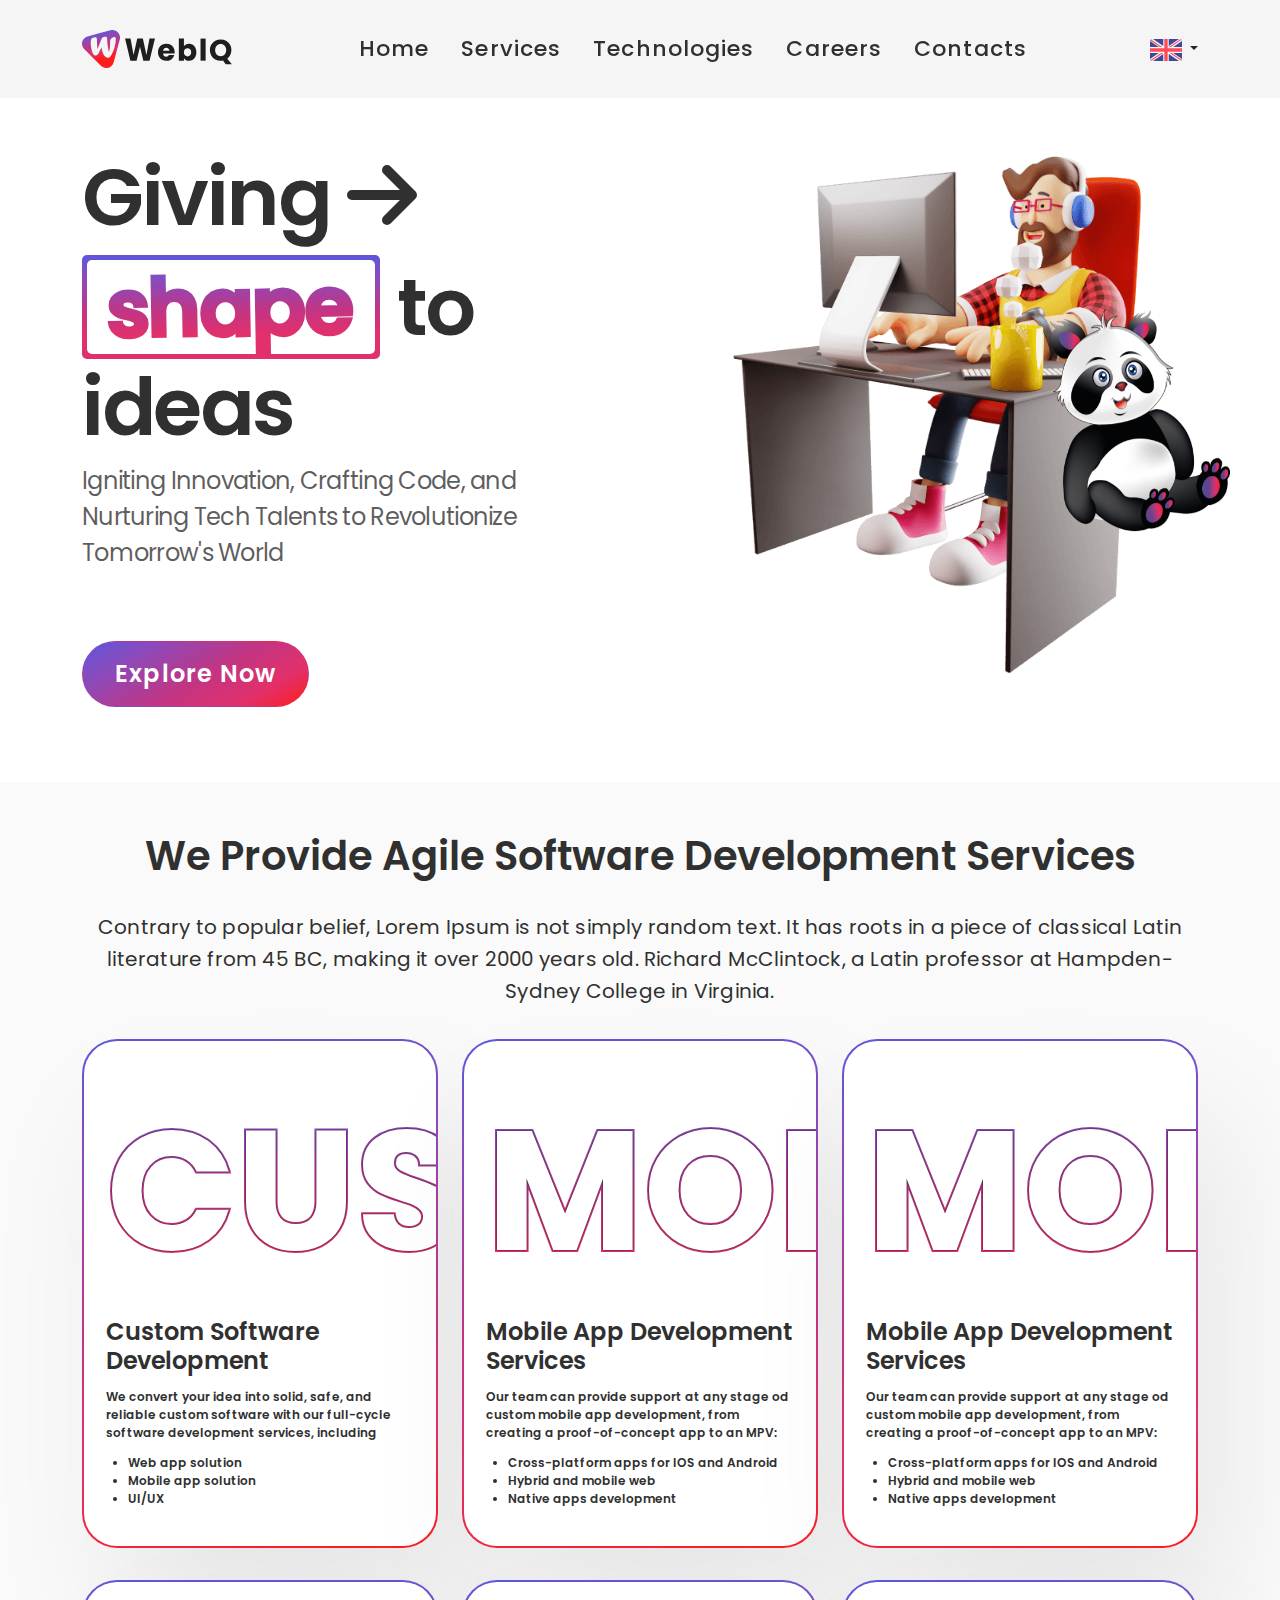
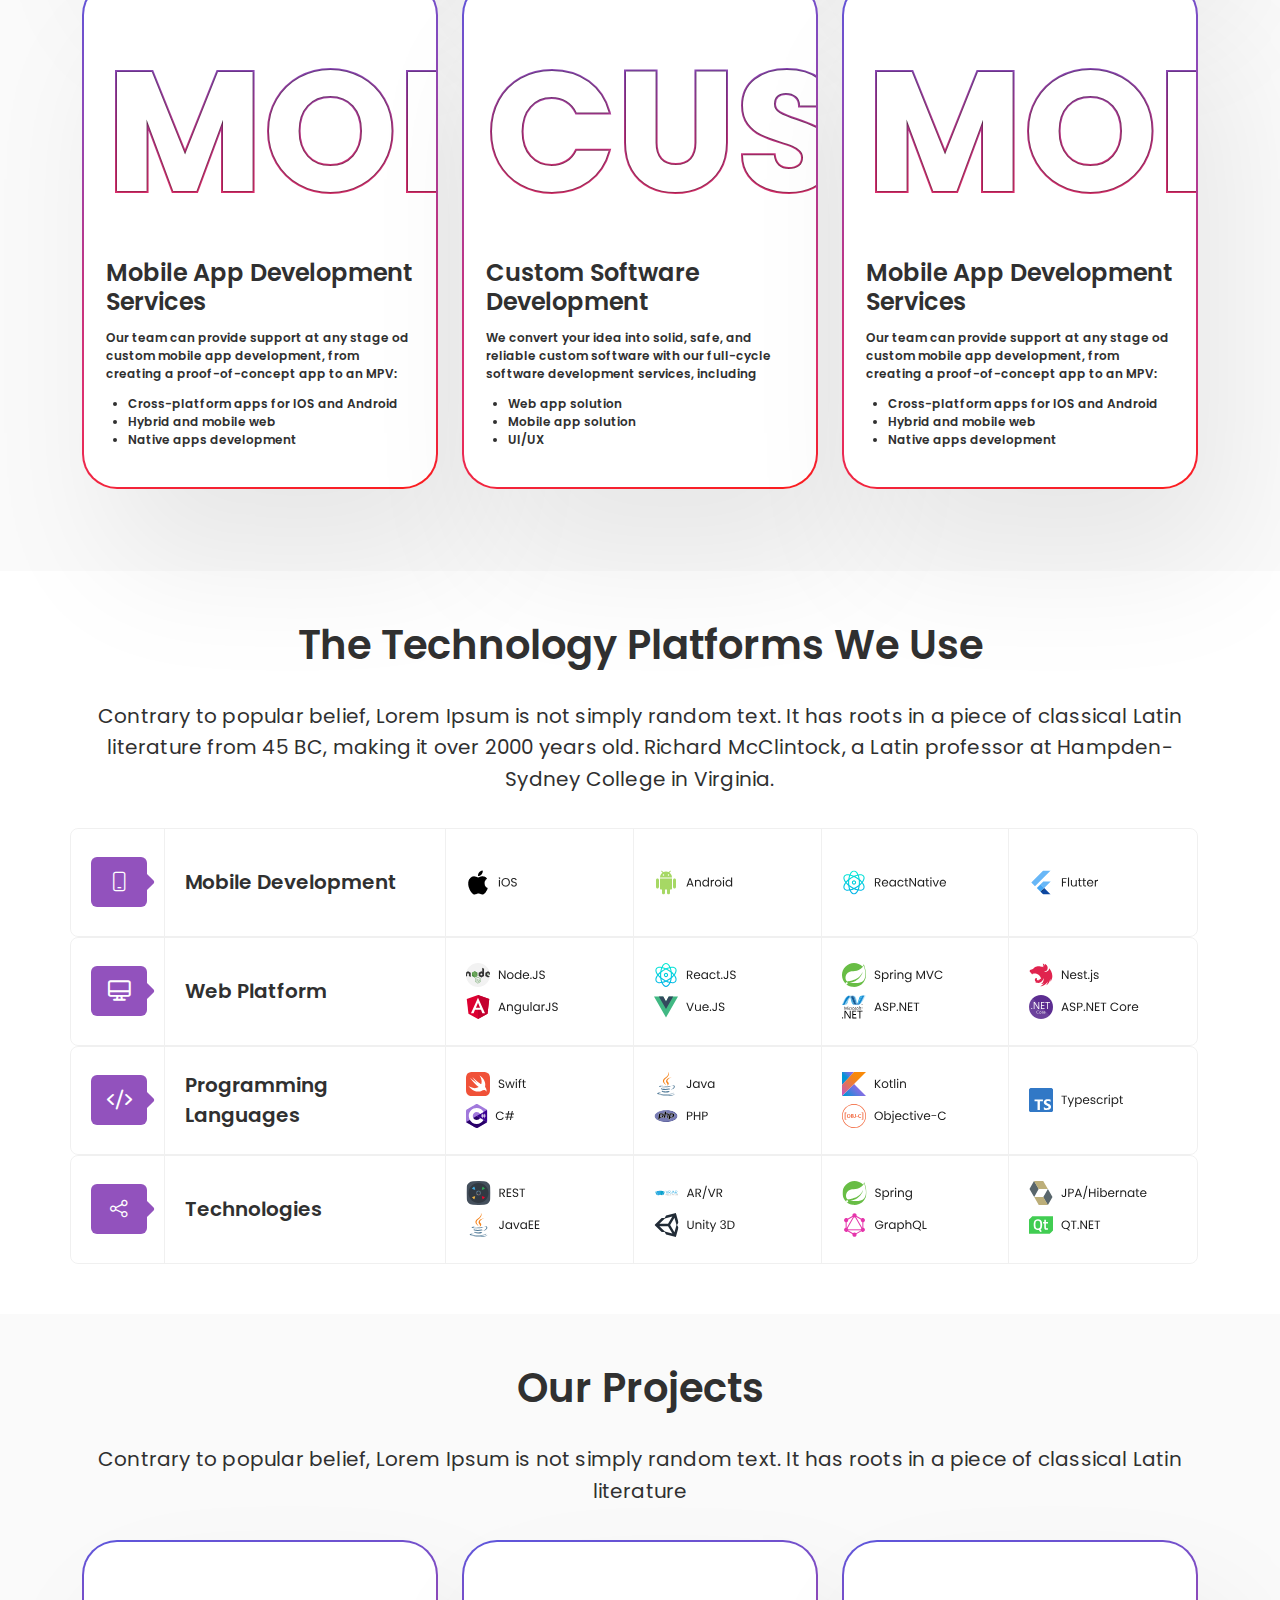
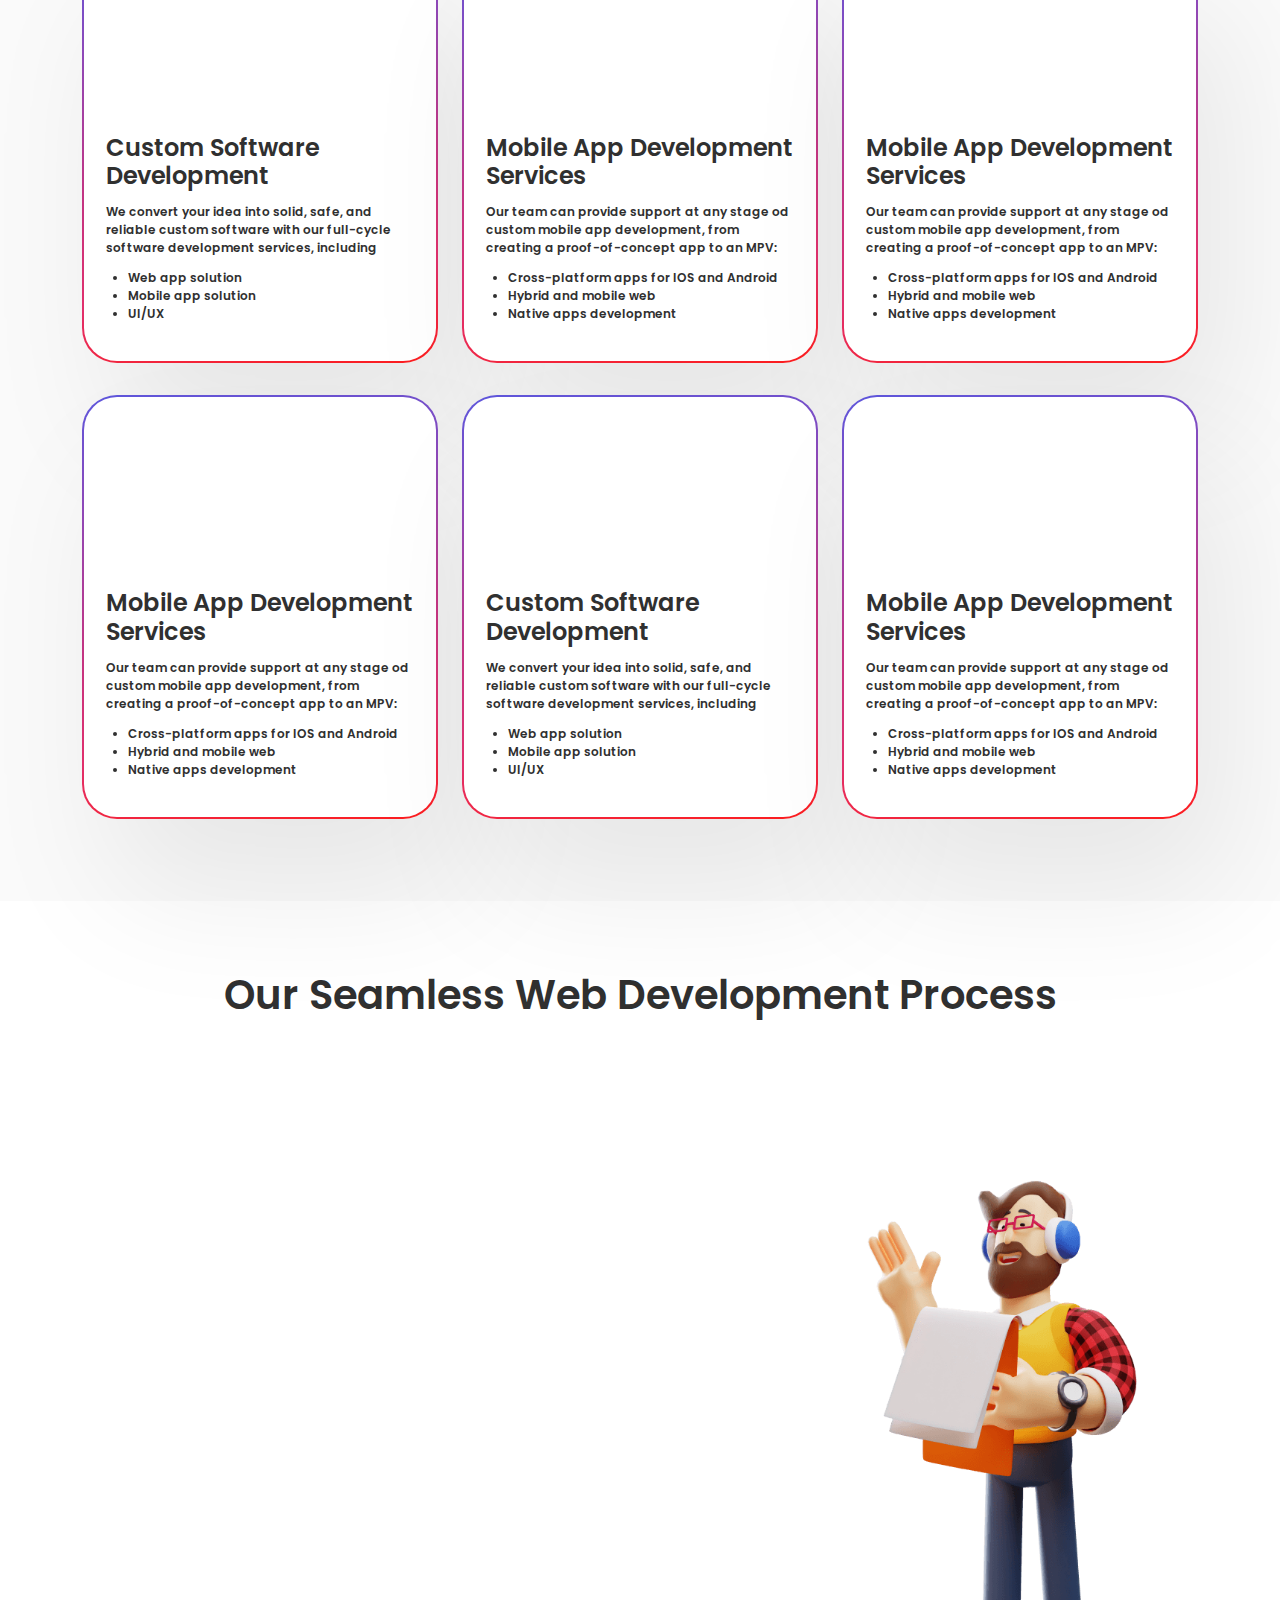
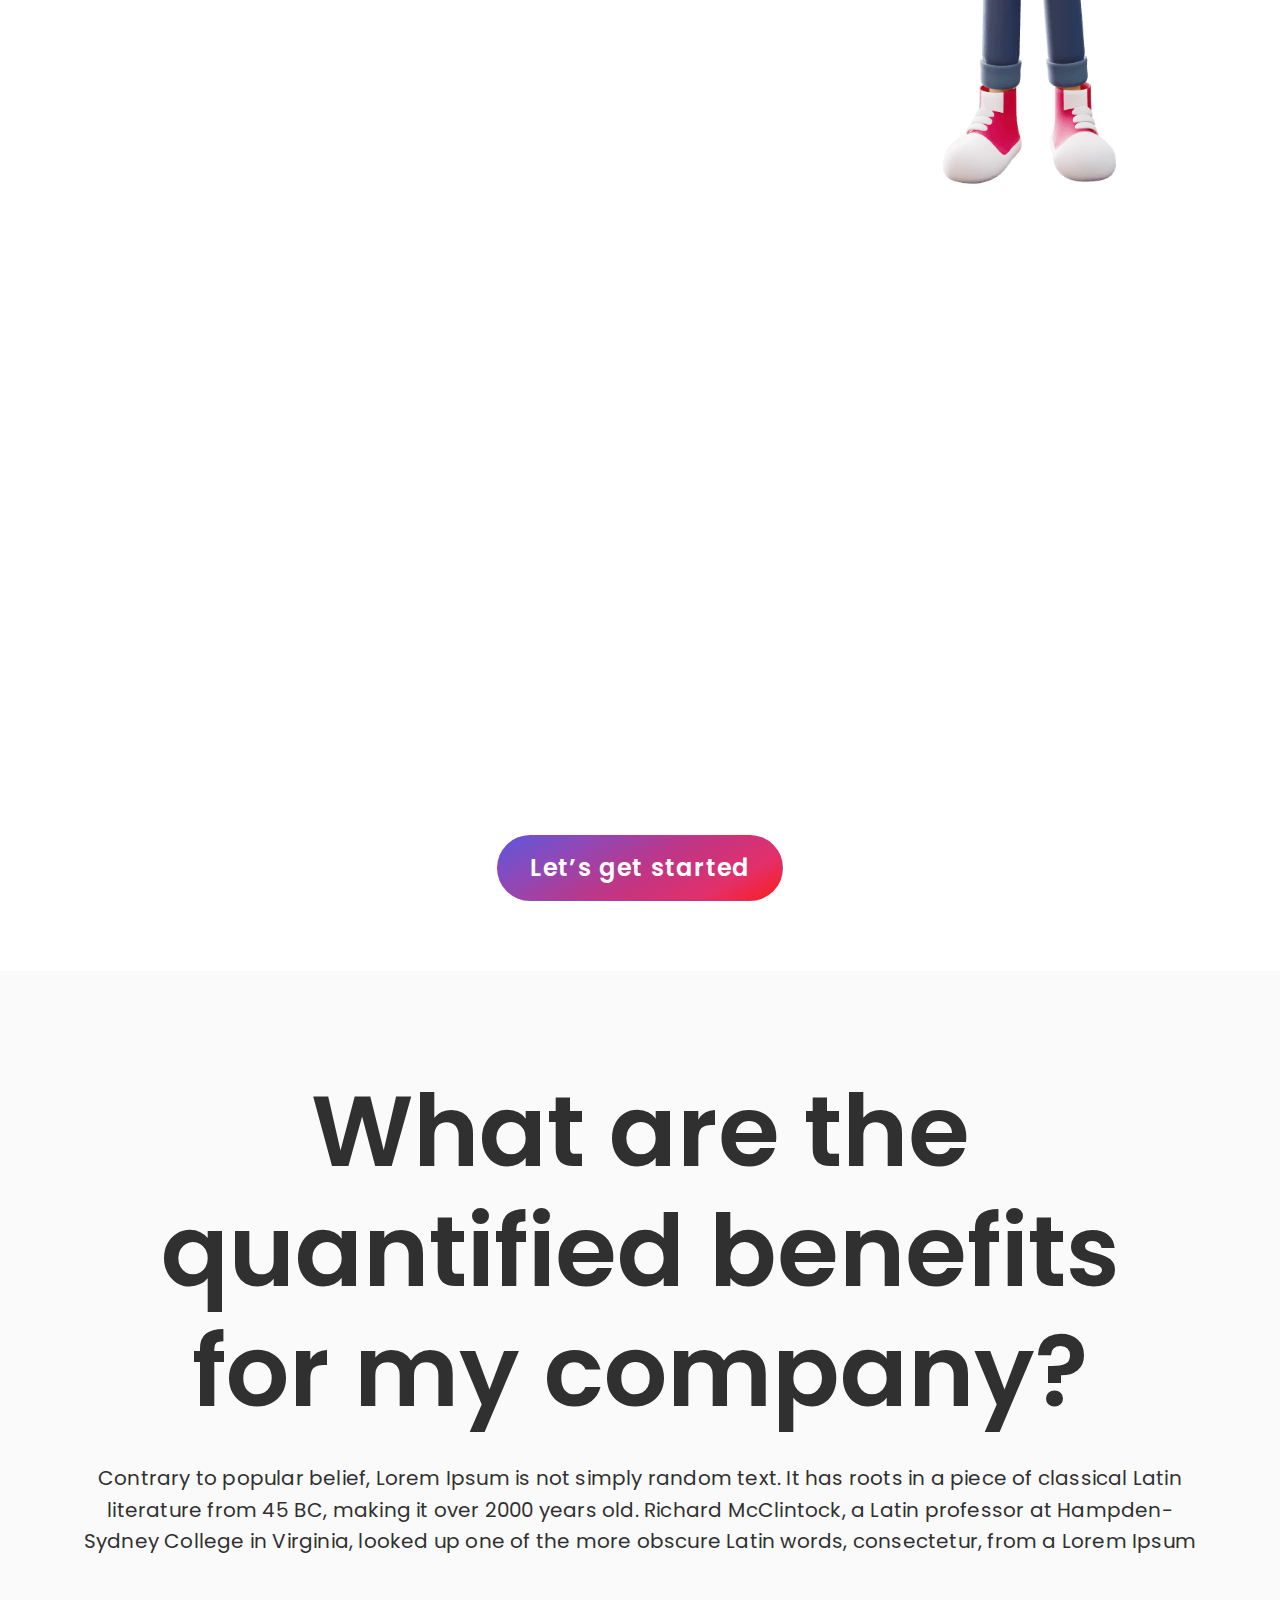
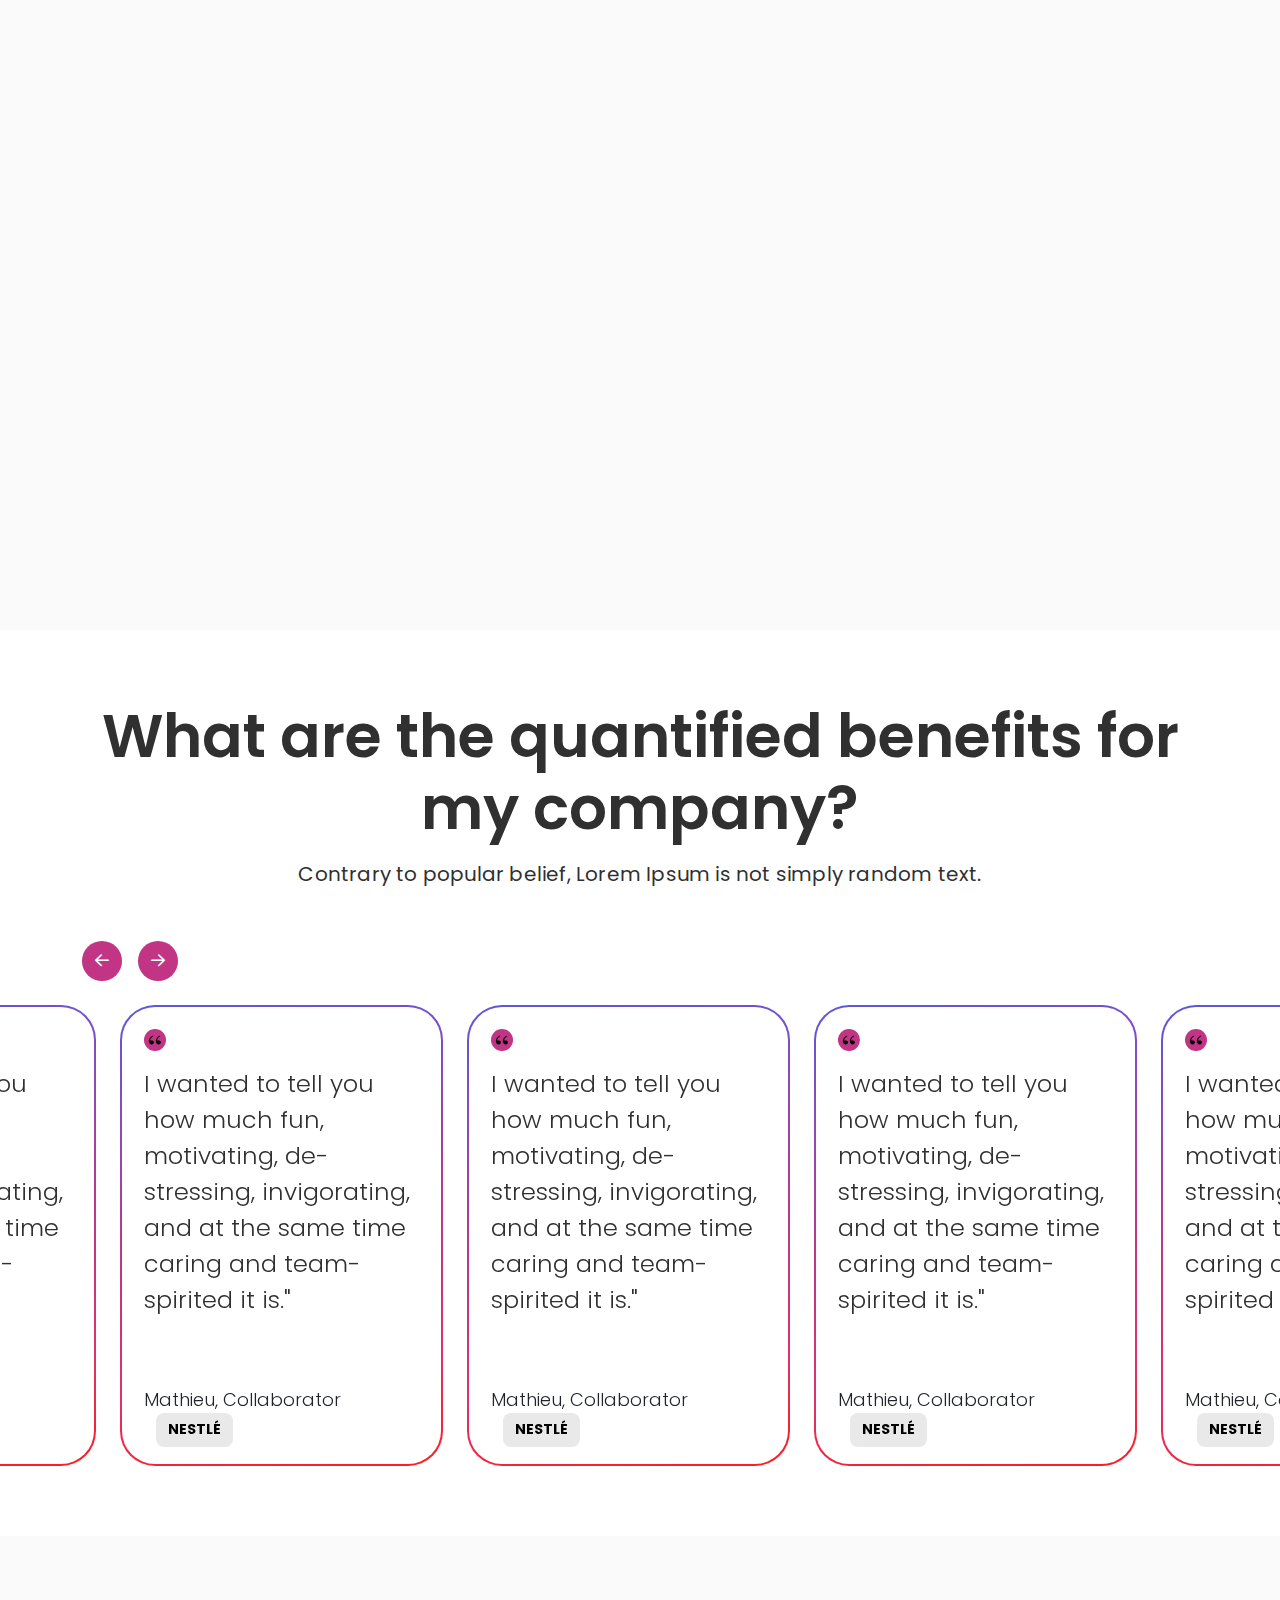
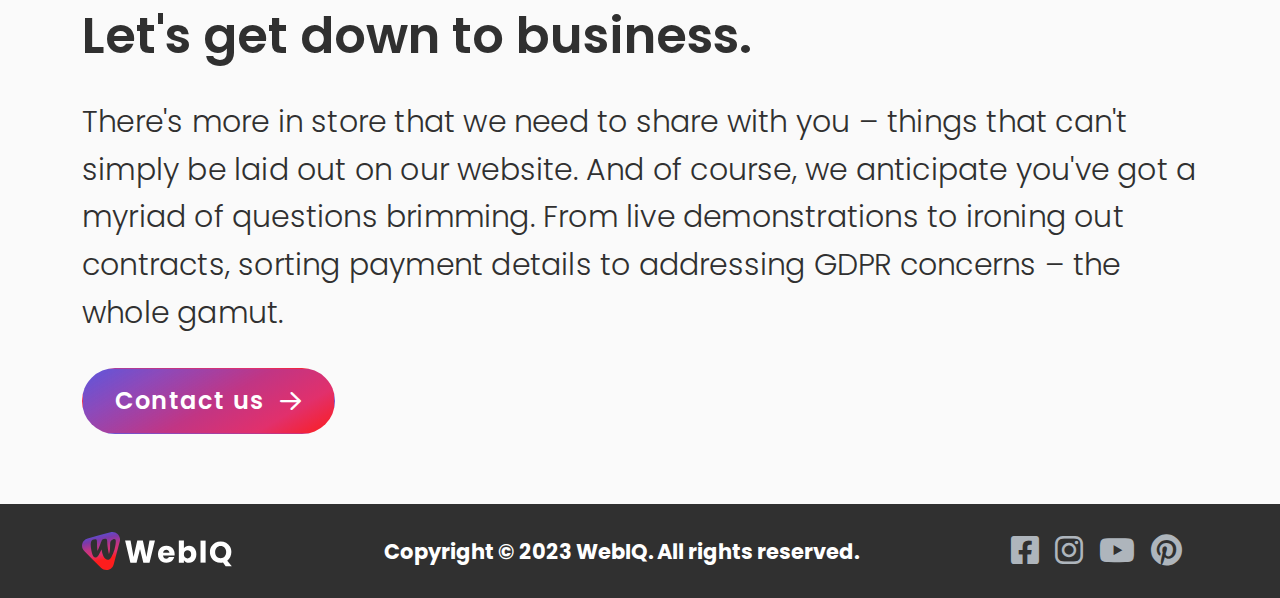
<file: index.html>
<!doctype html>
<html lang="ru">
<head>
  <meta charset="utf-8">
  <meta name="viewport" content="width=device-width, initial-scale=1.0"/>
  <meta http-equiv="X-UA-Compatible" content="ie=edge">
  <meta name="theme-color" content="#00CF91">
  <meta name="msapplication-navbutton-color" content="#00CF91">
  <meta name="apple-mobile-web-app-capable" content="yes"/>
  <meta name="apple-mobile-web-app-status-bar-style" content="#00CF91">

  <!--  SUPPORT FAVICON ALL TOUCH-->
  <link rel="icon" type="image/x-icon" href="favicon.ico">
  <link rel="icon" type="image/png" href="favicon.png">
  <link rel="apple-touch-icon" href="android-chrome-192x192.png">
  <meta name="msapplication-config" content="browserconfig.xml"/>

  <script src="js/jquery.min.js"></script>
  <script src="js/bootstrap.bundle.min.js"></script>
  <script src="js/slick.min.js"></script>
  <script src="js/aos.js"></script>
  <script src="js/jquery.pep.js"></script>


  <link rel="stylesheet" href="css/bootstrap.min.css">
  <link rel="stylesheet" href="icons/icons.css">
  <link rel="stylesheet" href="css/slick.css">
  <link href="css/aos.css" rel="stylesheet">
  <link rel="stylesheet" href="css/style.css">

  <title>Web IQ</title>
</head>
<body>


<nav>
  <div class="container d-flex justify-content-between align-items-center h-100">
    <a href="/" class="me-3">
      <img src="images/logo-site.svg" alt="Logo site" class="nav-logo" width="947" height="240">
    </a>

    <div class="justify-content-center align-items-center gap-32 h-100 d-none d-lg-flex">
      <a href="index.html" class="nav-item">Home</a>
      <a href="#services" class="nav-item">Services</a>
      <a href="#technology" class="nav-item">Technologies</a>
      <a href="#" class="nav-item">Careers </a>
      <a href="contacts.html" class="nav-item">Contacts</a>
    </div>

    <div class="mobile-menu-board">
      <span></span>
      <span></span>
      <span></span>
    </div>


    <div class="dropdown d-none d-lg-block">
      <button class="btn dropdown-toggle pe-0" type="button" data-bs-toggle="dropdown" aria-expanded="false">
        <img src="images/usa.svg" alt="flag-change-page-language" width="32" height="22">
      </button>
      <ul class="dropdown-menu text-center">
        <li>
          <a class="dropdown-item" href="#">
            <img width="32" height="22" src="images/usa.svg" alt="flag-change-page-language">
          </a>
        </li>
        <li>
          <a class="dropdown-item" href="#">
            <img height="22" width="32" src="images/ru.svg" alt="flag-change-page-language">
          </a>
        </li>
        <li>
          <a class="dropdown-item" href="#">
            <img width="32" height="22" src="images/am.svg" alt="flag-change-page-language">
          </a>
        </li>
      </ul>
    </div>
  </div>
</nav>

<div class="mobile-menu">
    <a href="index.html" class="w-100 fs-25 c-black border-bottom d-block text-center py-3">Home</a>
    <a href="#services" class="w-100 fs-25 c-black border-bottom d-block text-center py-3">Services</a>
    <a href="#technology" class="w-100 fs-25 c-black border-bottom d-block text-center py-3">Technologies</a>
    <a href="#" class="w-100 fs-25 c-black border-bottom d-block text-center py-3">Careers </a>
    <a href="contacts.html" class="w-100 fs-25 c-black border-bottom d-block text-center py-3">Contacts</a>

  <div class="d-flex justify-content-center align-items-center mt-5">
    <div class="dropdown">
      <button class="btn dropdown-toggle" type="button" data-bs-toggle="dropdown" aria-expanded="false">
        <img src="images/usa.svg" alt="flag-change-page-language">
      </button>
      <ul class="dropdown-menu text-center">
        <li>
          <a class="dropdown-item" href="#">
            <img src="images/usa.svg" alt="flag-change-page-language">
          </a>
        </li>
        <li>
          <a class="dropdown-item" href="#">
            <img src="images/ru.svg" alt="flag-change-page-language">
          </a>
        </li>
        <li>
          <a class="dropdown-item" href="#">
            <img src="images/am.svg" alt="flag-change-page-language">
          </a>
        </li>
      </ul>
    </div>
  </div>
</div>


<div class="overflow-hidden">
  <header class="header">

    <div class="container">
      <div class="row">
        <div class="col-12 colPercent-md-45">
          <h1 class="header-title">
            Giving
            <i class="fa-solid fa-arrow-right"></i>
            <span class="shape">
              <span class="shape-text">
                shape
              </span>
            </span>
            to
            ideas
          </h1>
          <p class="header-subtitle">
            Igniting Innovation, Crafting Code, and Nurturing Tech Talents to Revolutionize Tomorrow's World
          </p>
          <button class="btn btn-gradient">Explore Now</button>
        </div>
        <div class="col-12 colPercent-md-55 mt-50 mt-md-0">
          <img height="658" width="756" src="images/header-user.png" alt="header personage user" class="def-image">
        </div>
      </div>
    </div>

  </header>

  <section class="services pt-50 pb-50" id="services" data-pandaurl="images/panda-3.png" data-pandatext=" We Provide Agile Software Development Services / Contrary to popular belief, Lorem Ipsum is not simply random text. It has roots in a piece of classical Latin literature from 45 BC, making it over 2000 years old. Richard McClintock, a Latin professor at Hampden-Sydney College in Virginia.">
    <div class="container">
      <h3 class="section-title mb-32">We Provide Agile Software Development Services</h3>
      <p class="section-subtitle mb-32">
        Contrary to popular belief, Lorem Ipsum is not simply random text. It has roots in a piece of classical Latin
        literature from 45 BC, making it over 2000 years old. Richard McClintock, a Latin professor at Hampden-Sydney
        College in Virginia.
      </p>

      <div class="row align-items-stretch">
        <div class="col-12 col-md-6 col-lg-4 mb-32">
          <div class="gradient-card">
            <div class="gradient-card-body">
              <div class="gradient-card-running-line">
                Custom Software Development
              </div>
              <h3 class="gradient-card-title">
                Custom Software Development
              </h3>
              <p class="gradient-card-subtitle">
                We convert your idea into solid, safe, and reliable custom software with our full-cycle software
                development services, including
              </p>
              <ul class="gradient-card-list">
                <li>
                  Web app solution
                </li>
                <li>
                  Mobile app solution
                </li>
                <li>
                  UI/UX
                </li>
              </ul>
            </div>
          </div>
        </div>
        <div class="col-12 col-md-6 col-lg-4 mb-32">
          <div class="gradient-card">
            <div class="gradient-card-body">
              <div class="gradient-card-running-line">Mobile App</div>
              <h3 class="gradient-card-title">
                Mobile App Development Services
              </h3>
              <p class="gradient-card-subtitle">
                Our team can provide support at any stage od custom mobile app development, from creating a
                proof-of-concept app to an MPV:
              </p>
              <ul class="gradient-card-list">
                <li>
                  Cross-platform apps for IOS and Android
                </li>
                <li>
                  Hybrid and mobile web
                </li>
                <li>
                  Native apps development
                </li>
              </ul>
            </div>
          </div>
        </div>
        <div class="col-12 col-md-6 col-lg-4 mb-32">
          <div class="gradient-card">
            <div class="gradient-card-body">
              <div class="gradient-card-running-line">
                Mobile App Development Services
              </div>
              <h3 class="gradient-card-title">
                Mobile App Development Services
              </h3>
              <p class="gradient-card-subtitle">
                Our team can provide support at any stage od custom mobile app development, from creating a
                proof-of-concept app to an MPV:
              </p>
              <ul class="gradient-card-list">
                <li>
                  Cross-platform apps for IOS and Android
                </li>
                <li>
                  Hybrid and mobile web
                </li>
                <li>
                  Native apps development
                </li>
              </ul>
            </div>
          </div>
        </div>
        <div class="col-12 col-md-6 col-lg-4 mb-32">
          <div class="gradient-card">
            <div class="gradient-card-body">
              <div class="gradient-card-running-line">
                Mobile App Development Services
              </div>
              <h3 class="gradient-card-title">
                Mobile App Development Services
              </h3>
              <p class="gradient-card-subtitle">
                Our team can provide support at any stage od custom mobile app development, from creating a
                proof-of-concept app to an MPV:
              </p>
              <ul class="gradient-card-list">
                <li>
                  Cross-platform apps for IOS and Android
                </li>
                <li>
                  Hybrid and mobile web
                </li>
                <li>
                  Native apps development
                </li>
              </ul>
            </div>
          </div>
        </div>
        <div class="col-12 col-md-6 col-lg-4 mb-32">
          <div class="gradient-card">
            <div class="gradient-card-body">
              <div class="gradient-card-running-line">
                Custom Software Development
              </div>
              <h3 class="gradient-card-title">
                Custom Software Development
              </h3>
              <p class="gradient-card-subtitle">
                We convert your idea into solid, safe, and reliable custom software with our full-cycle software
                development services, including
              </p>
              <ul class="gradient-card-list">
                <li>
                  Web app solution
                </li>
                <li>
                  Mobile app solution
                </li>
                <li>
                  UI/UX
                </li>
              </ul>
            </div>
          </div>
        </div>
        <div class="col-12 col-md-6 col-lg-4 mb-32">
          <div class="gradient-card">
            <div class="gradient-card-body">
              <div class="gradient-card-running-line">
                Mobile App Development Services
              </div>
              <h3 class="gradient-card-title">
                Mobile App Development Services
              </h3>
              <p class="gradient-card-subtitle">
                Our team can provide support at any stage od custom mobile app development, from creating a
                proof-of-concept app to an MPV:
              </p>
              <ul class="gradient-card-list">
                <li>
                  Cross-platform apps for IOS and Android
                </li>
                <li>
                  Hybrid and mobile web
                </li>
                <li>
                  Native apps development
                </li>
              </ul>
            </div>
          </div>
        </div>
      </div>
    </div>
  </section>


  <section class="technology pt-50 pb-50" id="technology" data-pandaurl="images/panda-4.png"  data-pandatext=" The Technology Platforms We Use / Contrary to popular belief, Lorem Ipsum is not simply random text. It has roots in a piece of classical Latin literature from 45 BC, making it over 2000 years old. Richard McClintock, a Latin professor at Hampden-Sydney College in Virginia.">
    <div class="container">
      <h3 class="section-title mb-32">The Technology Platforms We Use</h3>
      <p class="section-subtitle mb-32">
        Contrary to popular belief, Lorem Ipsum is not simply random text. It has roots in
        a piece of classical Latin literature from 45 BC, making it over 2000 years old. Richard McClintock, a Latin
        professor at Hampden-Sydney College in Virginia.
      </p>

      <div class="row align-items-stretch px-3 px-sm-0">
        <div class="col-12 col-sm-6 col-lg-12 mb-3 mb-lg-0">
          <div class="row h-100 h-lg-90 minh-109 border br-8 pt-3 pt-lg-0 me-sm-3 me-lg-0">
            <div
              class="col-12 col-lg-1 mb-4 mb-lg-0 d-flex justify-content-center justify-content-lg-start align-items-center ps-20 border-right">
              <div class="table-tooltip">
                <i class="fa-light fa-mobile"></i>
              </div>
            </div>
            <div
              class="col-12 col-lg-3 mb-4 mb-lg-0 d-flex justify-content-center justify-content-lg-start align-items-center c-black fs-20 fw-600 border-right ps-20">
              Mobile Development
            </div>
            <div
              class="col-6 col-lg-2 mb-4 mb-lg-0 d-flex justify-content-center justify-content-lg-start align-items-center border-right ps-20">
              <img width="121" height="25" src="images/ios.png" alt="ios logo">
            </div>
            <div
              class="col-6 col-lg-2 mb-4 mb-lg-0 d-flex justify-content-center justify-content-lg-start align-items-center border-right ps-20">
              <img height="25" width="121" src="images/android.svg" alt="android logo">
            </div>
            <div
              class="col-6 col-lg-2 mb-4 mb-lg-0 d-flex justify-content-center justify-content-lg-start align-items-center border-right ps-20">
              <img width="121" height="25" src="images/reactNative.svg" alt="reactNative logo">
            </div>
            <div
              class="col-6 col-lg-2 mb-4 mb-lg-0 d-flex justify-content-center justify-content-lg-start align-items-center ps-20">
              <img height="25" width="121" src="images/flutter.svg" alt="flutter logo">
            </div>
          </div>
        </div>
        <div class="col-12 col-sm-6 col-lg-12 mb-3 mb-lg-0">
          <div class="row h-100 h-lg-90 minh-109 border br-8 pt-3 pt-lg-0 me-sm-3 me-lg-0">
            <div
              class="col-12 col-lg-1 mb-4 mb-lg-0 d-flex justify-content-center justify-content-lg-start align-items-center ps-20 border-right">
              <div class="table-tooltip">
                <i class="fa-regular fa-desktop"></i>
              </div>
            </div>
            <div
              class="col-12 col-lg-3 mb-4 mb-lg-0 d-flex justify-content-center justify-content-lg-start align-items-center c-black fs-20 fw-600 border-right ps-20">
              Web Platform
            </div>
            <div
              class="col-6 col-lg-2 mb-4 mb-lg-0 d-flex justify-content-center justify-content-lg-start align-items-center border-right ps-20">
              <img width="121" height="56" src="images/node-angular.svg" alt="node-angular logo">
            </div>
            <div
              class="col-6 col-lg-2 mb-4 mb-lg-0 d-flex justify-content-center justify-content-lg-start align-items-center border-right ps-20">
              <img height="56" width="121" src="images/react-vue.svg" alt="react-vue logo">
            </div>
            <div
              class="col-6 col-lg-2 mb-4 mb-lg-0 d-flex justify-content-center justify-content-lg-start align-items-center border-right ps-20">
              <img width="121" height="56" src="images/spring-asp.svg" alt="spring logo">
            </div>
            <div
              class="col-6 col-lg-2 mb-4 mb-lg-0 d-flex justify-content-center justify-content-lg-start align-items-center ps-20">
              <img height="56" width="121" src="images/nest-asp.svg" alt="nest-asp logo">
            </div>
          </div>
        </div>
        <div class="col-12 col-sm-6 col-lg-12 mb-3 mb-lg-0">
          <div class="row h-100 h-lg-90 minh-109 border br-8 pt-3 pt-lg-0 me-sm-3 me-lg-0">
            <div
              class="col-12 col-lg-1 mb-4 mb-lg-0 d-flex justify-content-center justify-content-lg-start align-items-center ps-20 border-right">
              <div class="table-tooltip">
                <i class="fa-regular fa-code"></i>
              </div>
            </div>
            <div
              class="col-12 col-lg-3 mb-4 mb-lg-0 d-flex justify-content-center justify-content-lg-start align-items-center c-black fs-20 fw-600 border-right ps-20">
              Programming Languages
            </div>
            <div
              class="col-6 col-lg-2 mb-4 mb-lg-0 d-flex justify-content-center justify-content-lg-start align-items-center border-right ps-20">
              <img width="121" height="56" src="images/swift-c-sharp.svg" alt="swift-c-sharp logo">
            </div>
            <div
              class="col-6 col-lg-2 mb-4 mb-lg-0 d-flex justify-content-center justify-content-lg-start align-items-center border-right ps-20">
              <img height="56" width="121" src="images/java-php.svg" alt="java-php logo">
            </div>
            <div
              class="col-6 col-lg-2 mb-4 mb-lg-0 d-flex justify-content-center justify-content-lg-start align-items-center border-right ps-20">
              <img width="121" height="56" src="images/codelin-objective.svg" alt="codelin-objective logo">
            </div>
            <div
              class="col-6 col-lg-2 mb-4 mb-lg-0 d-flex justify-content-center justify-content-lg-start align-items-center ps-20">
              <img height="24" width="121" src="images/typescript.svg" alt="nest-asp logo">
            </div>
          </div>
        </div>
        <div class="col-12 col-sm-6 col-lg-12 mb-3 mb-lg-0">
          <div class="row h-100 h-lg-90 minh-109 border br-8 pt-3 pt-lg-0 me-sm-3 me-lg-0">
            <div
              class="col-12 col-lg-1 mb-4 mb-lg-0 d-flex justify-content-center justify-content-lg-start align-items-center ps-20 border-right">
              <div class="table-tooltip">
                <i class="fa-light fa-share-nodes"></i>
              </div>
            </div>
            <div
              class="col-12 col-lg-3 mb-4 mb-lg-0 d-flex justify-content-center justify-content-lg-start align-items-center c-black fs-20 fw-600 border-right ps-20">
              Technologies
            </div>
            <div
              class="col-6 col-lg-2 mb-4 mb-lg-0 d-flex justify-content-center justify-content-lg-start align-items-center border-right ps-20">
              <img width="115" height="56" src="images/rest-javaee.svg" alt="rest-javaee logo">
            </div>
            <div
              class="col-6 col-lg-2 mb-4 mb-lg-0 d-flex justify-content-center justify-content-lg-start align-items-center border-right ps-20">
              <img height="56" width="115" src="images/ar-unity.svg" alt="ar-unity logo">
            </div>
            <div
              class="col-6 col-lg-2 mb-4 mb-lg-0 d-flex justify-content-center justify-content-lg-start align-items-center border-right ps-20">
              <img width="115" height="56" src="images/spring-graphql.svg" alt="spring-graphql logo">
            </div>
            <div
              class="col-6 col-lg-2 mb-4 mb-lg-0 d-flex justify-content-center justify-content-lg-start align-items-center ps-20">
              <img height="56" width="121" src="images/jps-qt.svg" alt="jps-qt logo">
            </div>
          </div>
        </div>
      </div>

    </div>
  </section>

  <section class="services our-projects pt-50 pb-50" data-pandaurl="images/panda-5.png"  data-pandatext=" Our Projects / Contrary to popular belief, Lorem Ipsum is not simply random text. It has roots in a piece of classical Latin literature">
    <div class="container">
      <h3 class="section-title mb-32">Our Projects</h3>
      <p class="section-subtitle mb-32">
        Contrary to popular belief, Lorem Ipsum is not simply random text. It has roots in a piece of classical Latin
        literature
      </p>

      <div class="row">
        <div class="col-12 col-md-6 col-lg-4 mb-32">
          <div class="gradient-card">
            <div class="gradient-card-body">
              <div style="background-image: url(https://picsum.photos/500/300?random=1)"
                   class="gradient-card-image"></div>
              <h3 class="gradient-card-title">
                Custom Software Development
              </h3>
              <p class="gradient-card-subtitle">
                We convert your idea into solid, safe, and reliable custom software with our full-cycle software
                development services, including
              </p>
              <ul class="gradient-card-list">
                <li>
                  Web app solution
                </li>
                <li>
                  Mobile app solution
                </li>
                <li>
                  UI/UX
                </li>
              </ul>
            </div>
          </div>
        </div>
        <div class="col-12 col-md-6 col-lg-4 mb-32">
          <div class="gradient-card">
            <div class="gradient-card-body">
              <div style="background-image: url(https://picsum.photos/500/300?random=2)"
                   class="gradient-card-image"></div>
              <h3 class="gradient-card-title">
                Mobile App Development Services
              </h3>
              <p class="gradient-card-subtitle">
                Our team can provide support at any stage od custom mobile app development, from creating a
                proof-of-concept app to an MPV:
              </p>
              <ul class="gradient-card-list">
                <li>
                  Cross-platform apps for IOS and Android
                </li>
                <li>
                  Hybrid and mobile web
                </li>
                <li>
                  Native apps development
                </li>
              </ul>
            </div>
          </div>
        </div>
        <div class="col-12 col-md-6 col-lg-4 mb-32">
          <div class="gradient-card">
            <div class="gradient-card-body">
              <div style="background-image: url(https://picsum.photos/500/300?random=3)"
                   class="gradient-card-image"></div>
              <h3 class="gradient-card-title">
                Mobile App Development Services
              </h3>
              <p class="gradient-card-subtitle">
                Our team can provide support at any stage od custom mobile app development, from creating a
                proof-of-concept app to an MPV:
              </p>
              <ul class="gradient-card-list">
                <li>
                  Cross-platform apps for IOS and Android
                </li>
                <li>
                  Hybrid and mobile web
                </li>
                <li>
                  Native apps development
                </li>
              </ul>
            </div>
          </div>
        </div>
        <div class="col-12 col-md-6 col-lg-4 mb-32">
          <div class="gradient-card">
            <div class="gradient-card-body">
              <div style="background-image: url(https://picsum.photos/500/300?random=4)"
                   class="gradient-card-image"></div>
              <h3 class="gradient-card-title">
                Mobile App Development Services
              </h3>
              <p class="gradient-card-subtitle">
                Our team can provide support at any stage od custom mobile app development, from creating a
                proof-of-concept app to an MPV:
              </p>
              <ul class="gradient-card-list">
                <li>
                  Cross-platform apps for IOS and Android
                </li>
                <li>
                  Hybrid and mobile web
                </li>
                <li>
                  Native apps development
                </li>
              </ul>
            </div>
          </div>
        </div>
        <div class="col-12 col-md-6 col-lg-4 mb-32">
          <div class="gradient-card">
            <div class="gradient-card-body">
              <div style="background-image: url(https://picsum.photos/500/300?random=5)"
                   class="gradient-card-image"></div>
              <h3 class="gradient-card-title">
                Custom Software Development
              </h3>
              <p class="gradient-card-subtitle">
                We convert your idea into solid, safe, and reliable custom software with our full-cycle software
                development services, including
              </p>
              <ul class="gradient-card-list">
                <li>
                  Web app solution
                </li>
                <li>
                  Mobile app solution
                </li>
                <li>
                  UI/UX
                </li>
              </ul>
            </div>
          </div>
        </div>
        <div class="col-12 col-md-6 col-lg-4 mb-32">
          <div class="gradient-card">
            <div class="gradient-card-body">
              <div style="background-image: url(https://picsum.photos/500/300?random=6)"
                   class="gradient-card-image"></div>
              <h3 class="gradient-card-title">
                Mobile App Development Services
              </h3>
              <p class="gradient-card-subtitle">
                Our team can provide support at any stage od custom mobile app development, from creating a
                proof-of-concept app to an MPV:
              </p>
              <ul class="gradient-card-list">
                <li>
                  Cross-platform apps for IOS and Android
                </li>
                <li>
                  Hybrid and mobile web
                </li>
                <li>
                  Native apps development
                </li>
              </ul>
            </div>
          </div>
        </div>
      </div>
    </div>
  </section>


  <section class="process pt-70 pb-70" data-pandaurl="images/panda-3.png"  data-pandatext="Our Seamless Web Development Process">
    <div class="container">
      <h3 class="section-title mb-42">Our Seamless Web Development Process</h3>


      <div class="row">
        <div class="col-12 col-md-8 pe-md-100">
          <div data-aos="fade-right">
            <div class="d-flex">
              <div class="fs-20 c-black lh-31  fw-light">
                <div
                  class="w-40 h-25 mh-25 br-20 bgc-purple fs-14 lp-1 mb-18 c-white d-flex justify-content-center align-items-center">
                  01
                </div>
                <b>Discovery and Strategy:</b> We kick off every project by diving deep into understanding your business
                goals, target audience, and industry landscape. Our expert team collaborates with you to gather insights
                that form the foundation of a robust strategy.
              </div>
              <img width="97" height="166" src="images/vector-right-down.svg" alt="vector-right-down" class="mt-80">
            </div>
          </div>
          <div data-aos="fade-left">
            <div class="d-flex">
              <img height="215" width="130" src="images/vector-left-down.svg" alt="vector-left-down" class="mt-30 me-20">
              <div class="fs-20 c-black lh-31 mt-18 fw-light">
                <div
                  class="w-40 h-25 mh-25 br-20 bgc-purple fs-14 lp-1 mb-18 c-white d-flex justify-content-center align-items-center">
                  02
                </div>
                <b>Customized Development:</b> Once the strategy is in place, we move into the development phase. Our
                skilled developers work tirelessly to transform the strategic plan into a functional and visually stunning
                website.
              </div>
            </div>
          </div>
          <div data-aos="fade-right" class="mt-30">
            <div class="d-flex">
              <div class="fs-20 c-black lh-31  fw-light">
                <div
                  class="w-40 h-25 mh-25 br-20 bgc-purple fs-14 lp-1 mb-18 c-white d-flex justify-content-center align-items-center">
                  03
                </div>
                <b>Customized Development:</b> Once the strategy is in place, we move into the development phase. Our
                skilled developers work tirelessly to transform the strategic plan into a functional and visually stunning
                website.
              </div>
              <img width="97" height="166" src="images/vector-right-down.svg" alt="vector-right-down" class="mt-80">
            </div>
          </div>
          <div data-aos="fade-left">
            <div class="d-flex">
              <img height="215" width="130" src="images/vector-left-down.svg" alt="vector-left-down" class="mt-30 me-20">
              <div class="fs-20 c-black lh-31 mt-18 fw-light">
                <div
                  class="w-40 h-25 mh-25 br-20 bgc-purple fs-14 lp-1 mb-18 c-white d-flex justify-content-center align-items-center">
                  04
                </div>
                <b>Customized Development:</b> Once the strategy is in place, we move into the development phase. Our
                skilled developers work tirelessly to transform the strategic plan into a functional and visually stunning
                website.
              </div>
            </div>
          </div>
          <div data-aos="fade-right" class="mt-30">
            <div class="d-flex">
              <div class="fs-20 c-black lh-31  fw-light">
                <div
                  class="w-40 h-25 mh-25 br-20 bgc-purple fs-14 lp-1 mb-18 c-white d-flex justify-content-center align-items-center">
                  05
                </div>
                <b>Customized Development:</b> Once the strategy is in place, we move into the development phase. Our
                skilled developers work tirelessly to transform the strategic plan into a functional and visually stunning
                website.
              </div>
              <img width="97" height="166" src="images/vector-right-down.svg" alt="vector-right-down" class="mt-80 opacity-0">
            </div>
          </div>

        </div>
        <div class="col-4 d-none d-md-block">
          <img height="850" width="478" src="images/process-personage.png" alt="process-personage" class="def-image mt-100">
        </div>
      </div>
      <div class="text-center mt-32 mt-md-86">
        <button class="btn btn-gradient">Let’s get started</button>
      </div>
    </div>
  </section>


  <section class="services pt-60 pt-md-100 pb-60 pb-md-100 sales" id="sales" data-pandaurl="images/panda-4.png"  data-pandatext=" What are the quantified benefits for my company? / Contrary to popular belief, Lorem Ipsum is not simply random text. It has roots in a piece of classical Latin literature from 45 BC, making it over 2000 years old. Richard McClintock, a Latin professor at Hampden-Sydney College in Virginia, looked up one of the more obscure Latin words, consectetur, from a Lorem Ipsum">
    <div class="container">
      <h3 class="c-black fs-40 fs-sm-60 fs-md-80 fs-lg-100 fw-600 mb-32 text-center w-100 mw-980 m-auto">
        What are the quantified benefits for my company?
      </h3>
      <p class="section-subtitle mt-32">
        Contrary to popular belief, Lorem Ipsum is not simply random text. It has roots in a piece of classical Latin
        literature from 45 BC, making it over 2000 years old. Richard McClintock, a Latin professor at Hampden-Sydney
        College in Virginia, looked up one of the more obscure Latin words, consectetur, from a Lorem Ipsum
      </p>
    </div>

    <div class="container mt-72">
      <div class="row">

        <div class="col-12 mb-4 mb-lg-0 col-lg-4" data-aos="fade-up" data-aos-delay="300" data-aos-duration="1000">
          <div class="sale-card pt-83">
            <p class="fs-64 c-white text-center">
              Millions
            </p>
            <p class="fs-25 fw-300 lh-37 c-white text-center mt-36">
              Affirming Positive Feedback
            </p>
            <img width="337" height="408" src="images/heard-message.svg" alt="heard-message">
          </div>
        </div>

        <div class="col-12 mb-4 mb-md-0 col-md-6 col-lg-4" data-aos="fade-up" data-aos-delay="500" data-aos-duration="1000">
          <div class="sale-card pt-83">
            <p class="fs-64 c-white text-center">
              Millions
            </p>
            <p class="fs-25 fw-300 lh-37 c-white text-center mt-36">
              Affirming Positive Feedback
            </p>
            <img height="408" width="337" src="images/heard-white.svg" alt="heard-message">
          </div>
        </div>

        <div class="col-12 col-md-6 col-lg-4" data-aos="fade-up" data-aos-delay="800" data-aos-duration="1000">
          <div class="sale-card pt-83">
            <p class="fs-25 fw-300 lh-37 c-white text-center mb-0">
              +1M
            </p>
            <p class="fs-25 fw-300 lh-37 c-white text-center mb-0">
              happy
            </p>
            <p class="fs-25 fw-300 lh-37 c-white text-center mb-0">
              customers in
            </p>
            <p class="fs-64 c-white text-center mb-0">
              96
            </p>
            <p class="fs-25 fw-300 lh-37 c-white text-center mb-0">
              customers in
            </p>
            <img width="331" height="506" src="images/rounded-white.svg" alt="heard-message" style="width: 100%;left: -15px">
          </div>
        </div>

      </div>
    </div>

  </section>


  <section class="feedback pt-70 pb-70" data-pandaurl="images/panda-5.png"  data-pandatext="What are the quantified benefits for my company? / Contrary to popular belief, Lorem Ipsum is not simply random text.">
    <div class="container">
      <h3 class="section-title fs-40 fs-md-60">What are the quantified benefits for my company?</h3>
      <p class="section-subtitle mt-15">
        Contrary to popular belief, Lorem Ipsum is not simply random text.
      </p>
      <div class="d-flex justify-content-start align-items-center mt-50">
        <button class="btn btn-danger rounded-circle bgc-pink border-0 me-3 w-40 h-40 hover-bgc-pink" id="prev">
          <i class="fa-regular fa-arrow-left"></i>
        </button>
        <button class="btn btn-danger rounded-circle bgc-pink border-0 w-40 h-40 hover-bgc-pink" id="next">
          <i class="fa-regular fa-arrow-right"></i>
        </button>
      </div>
    </div>


    <div class="feedback-slider mt-4">
      <div class="gradient-card me-4">
        <div class="gradient-card-body">
          <img height="22" width="22" src="images/cc.svg" alt="cc">
          <p class="c-black fs-24 fw-300 lh-36 mt-15">
            I wanted to tell you how much fun, motivating, de-stressing,
            invigorating, and at the same time caring and team-spirited
            it is."
          </p>
          <div class="mt-68 fs-18 fw-300 lh-28">
            Mathieu, Collaborator
            <span class="note ms-12">Nestlé</span>
          </div>
        </div>
      </div>
      <div class="gradient-card me-4">
        <div class="gradient-card-body">
          <img width="22" height="22" src="images/cc.svg" alt="cc">
          <p class="c-black fs-24 fw-300 lh-36 mt-15">
            I wanted to tell you how much fun, motivating, de-stressing,
            invigorating, and at the same time caring and team-spirited
            it is."
          </p>
          <div class="mt-68 fs-18 fw-300 lh-28">
            Mathieu, Collaborator
            <span class="note ms-12">Nestlé</span>
          </div>
        </div>
      </div>
      <div class="gradient-card me-4">
        <div class="gradient-card-body">
          <img height="22" width="22" src="images/cc.svg" alt="cc">
          <p class="c-black fs-24 fw-300 lh-36 mt-15">
            I wanted to tell you how much fun, motivating, de-stressing,
            invigorating, and at the same time caring and team-spirited
            it is."
          </p>
          <div class="mt-68 fs-18 fw-300 lh-28">
            Mathieu, Collaborator
            <span class="note ms-12">Nestlé</span>
          </div>
        </div>
      </div>
      <div class="gradient-card me-4">
        <div class="gradient-card-body">
          <img width="22" height="22" src="images/cc.svg" alt="cc">
          <p class="c-black fs-24 fw-300 lh-36 mt-15">
            I wanted to tell you how much fun, motivating, de-stressing,
            invigorating, and at the same time caring and team-spirited
            it is."
          </p>
          <div class="mt-68 fs-18 fw-300 lh-28">
            Mathieu, Collaborator
            <span class="note ms-12">Nestlé</span>
          </div>
        </div>
      </div>
      <div class="gradient-card me-4">
        <div class="gradient-card-body">
          <img height="22" width="22" src="images/cc.svg" alt="cc">
          <p class="c-black fs-24 fw-300 lh-36 mt-15">
            I wanted to tell you how much fun, motivating, de-stressing,
            invigorating, and at the same time caring and team-spirited
            it is."
          </p>
          <div class="mt-68 fs-18 fw-300 lh-28">
            Mathieu, Collaborator
            <span class="note ms-12">Nestlé</span>
          </div>
        </div>
      </div>
    </div>

  </section>


  <section class="services pt-70 pb-70" data-pandaurl="images/panda-3.png"  data-pandatext="We Provide Agile Software Development Services / Contrary to popular belief, Lorem Ipsum is not simply random text. It has roots in a piece of classical Latinliterature from 45 BC, making it over 2000 years old. Richard McClintock, a Latin professor at Hampden-SydneyCollege in Virginia.">
    <div class="container">
      <h3 class="c-black fs-50 fw-600 mb-32 text-start">
        Let's get down to business.
      </h3>
      <p class="section-subtitle mt-32 fs-23 fs-md-30 fw-300  text-start">
        There's more in store that we need to share with you – things that can't simply be laid out on our website. And of
        course, we anticipate you've got a myriad of questions brimming. From live demonstrations to ironing out
        contracts, sorting payment details to addressing GDPR concerns – the whole gamut.
      </p>

      <button class="mt-32 btn btn-gradient d-flex justify-content-center align-items-center">
        Contact us
        <i class="fa-regular fa-arrow-right ms-3"></i>
      </button>
    </div>
  </section>


  <footer class="w-100 bgc-black d-flex justify-content-center align-items-center minh-94">
    <div class="container d-flex justify-content-between align-items-center flex-column flex-md-row h-100">
      <a href="/" class="mt-4 mt-md-0 mb-4 mb-md-0">
        <img height="240" src="images/logo-site-white.svg" alt="logo site" width="150" style="height: auto">
      </a>
      <p class="fs-21 fw-bold ls-1 c-white mb-4 mb-md-0 text-center text-md-start">
        Copyright © 2023 WebIQ. All rights reserved.
      </p>

      <div class="d-flex justify-content-end align-items-center mb-4 mb-md-0">
        <a href="#" class="fs-2 c-textGrey me-3">
          <i class="fa-brands fa-square-facebook"></i>
        </a>
        <a href="#" class="fs-2 c-textGrey me-3">
          <i class="fa-brands fa-instagram"></i>
        </a>
        <a href="#" class="fs-2 c-textGrey me-3">
          <i class="fa-brands fa-youtube"></i>
        </a>
        <a href="#" class="fs-2 c-textGrey me-3">
          <i class="fa-brands fa-pinterest"></i>
        </a>
      </div>
    </div>
  </footer>
</div>


<div class="panda-anim" style="background-image: url(images/panda-2.png)" data-aos="fade-zoom">
<!--  <i class="fa-regular fa-xmark" id="close-panda"></i>-->
<!--  <i class="fa-solid fa-up-right-and-down-left-from-center" id="open-panda"></i>-->
  <div class="panda-anim-message">
    <div class="panda-anim-message-body"></div>
  </div>
</div>


<script src="js/script.js"></script>
</body>
</html>
</file>
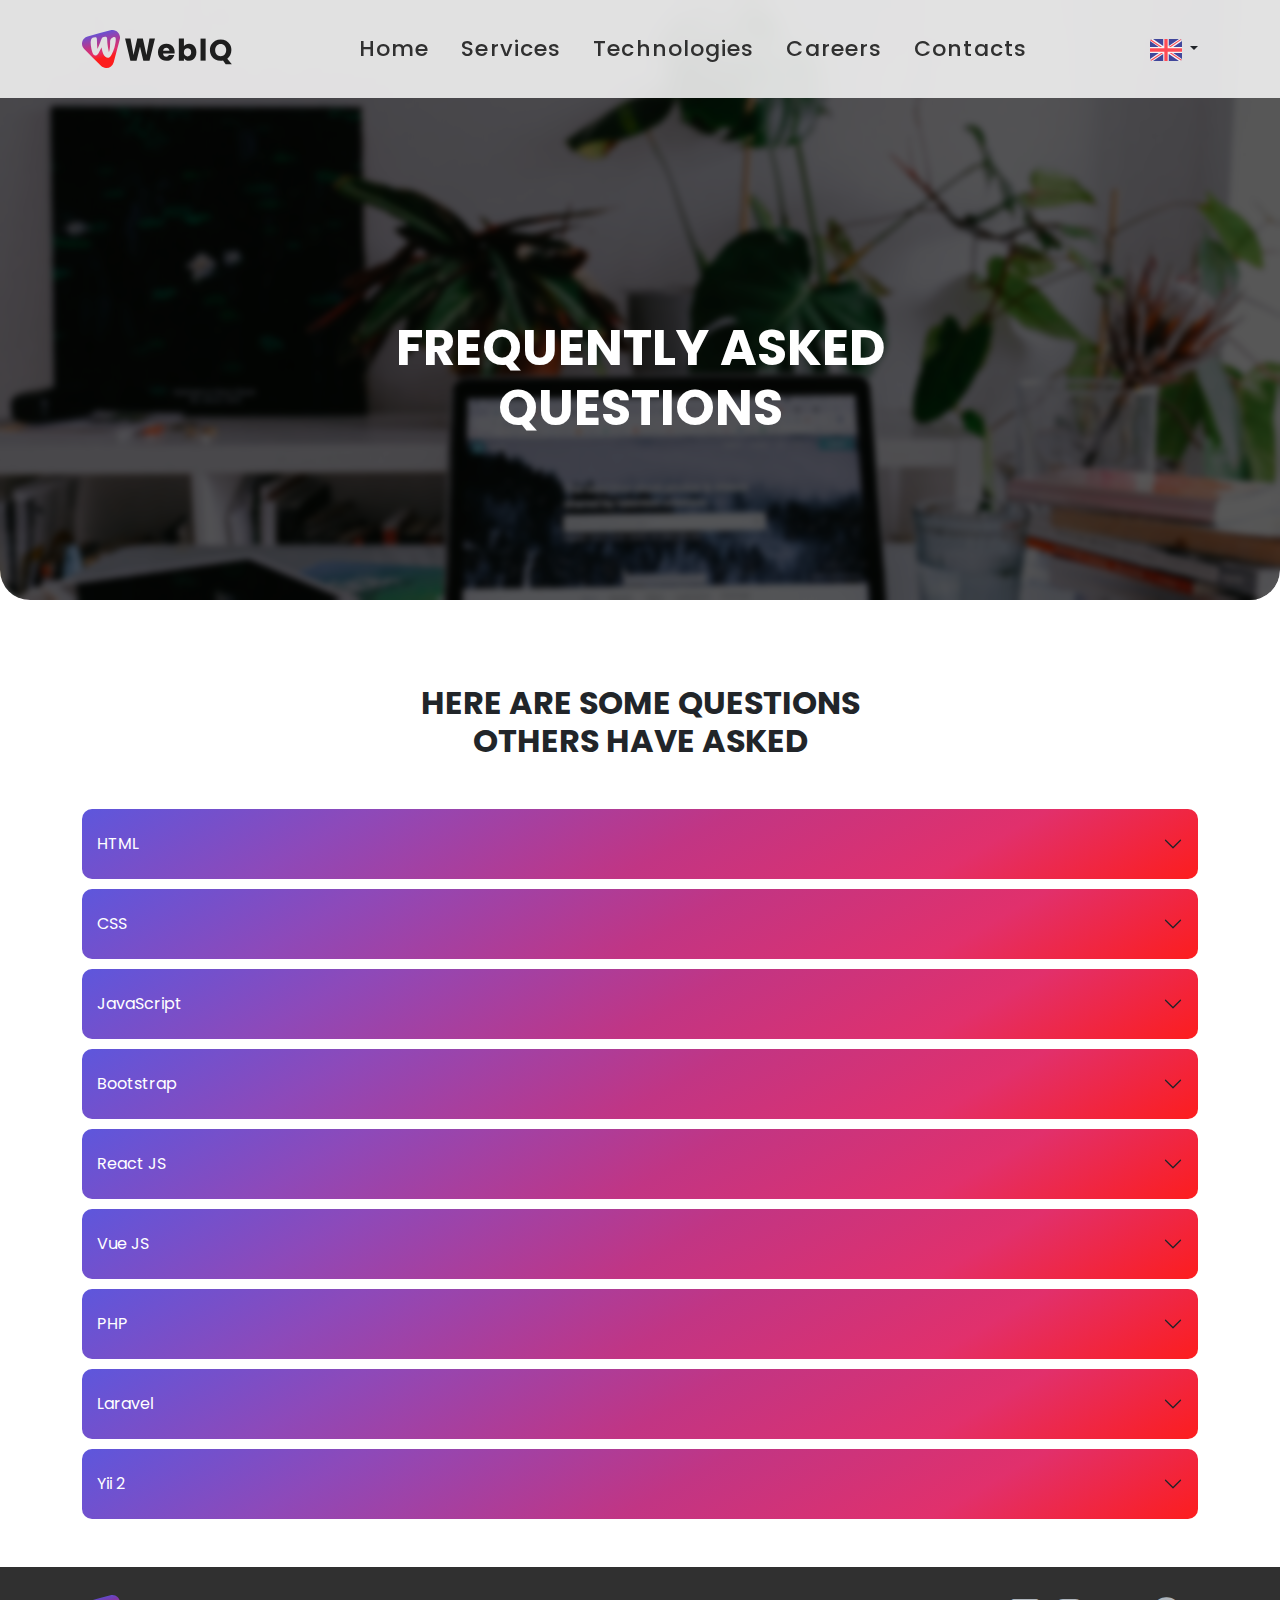
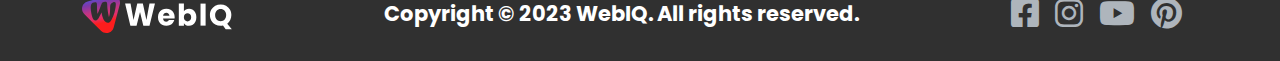
<file: careers.html>
<!doctype html>
<html lang="ru">
<head>
  <meta charset="utf-8">
  <meta name="viewport" content="width=device-width, initial-scale=1.0"/>
  <meta http-equiv="X-UA-Compatible" content="ie=edge">
  <meta name="theme-color" content="#00CF91">
  <meta name="msapplication-navbutton-color" content="#00CF91">
  <meta name="apple-mobile-web-app-capable" content="yes"/>
  <meta name="apple-mobile-web-app-status-bar-style" content="#00CF91">

  <!--  SUPPORT FAVICON ALL TOUCH-->
  <link rel="icon" type="image/x-icon" href="favicon.ico">
  <link rel="icon" type="image/png" href="favicon.png">
  <link rel="apple-touch-icon" href="android-chrome-192x192.png">
  <meta name="msapplication-config" content="browserconfig.xml"/>

  <script src="js/jquery.min.js"></script>
  <script src="js/bootstrap.bundle.min.js"></script>
  <script src="js/slick.min.js"></script>
  <script src="js/aos.js"></script>
  <script src="js/jquery.pep.js"></script>


  <link rel="stylesheet" href="css/bootstrap.min.css">
  <link rel="stylesheet" href="icons/icons.css">
  <link rel="stylesheet" href="css/slick.css">
  <link href="css/aos.css" rel="stylesheet">
  <link rel="stylesheet" href="css/style.css">

  <title>Contacts</title>
</head>
<body>


<nav>
  <div class="container d-flex justify-content-between align-items-center h-100">
    <a href="/" class="me-3">
      <img src="images/logo-site.svg" alt="Logo site" class="nav-logo" width="947" height="240">
    </a>

    <div class="justify-content-center align-items-center gap-32 h-100 d-none d-lg-flex">
      <a href="index.html" class="nav-item">Home</a>
      <a href="index.html#services" class="nav-item">Services</a>
      <a href="index.html#technology" class="nav-item">Technologies</a>
      <a href="#" class="nav-item">Careers </a>
      <a href="#" class="nav-item">Contacts</a>
    </div>

    <div class="mobile-menu-board">
      <span></span>
      <span></span>
      <span></span>
    </div>


    <div class="dropdown d-none d-lg-block">
      <button class="btn dropdown-toggle pe-0" type="button" data-bs-toggle="dropdown" aria-expanded="false">
        <img src="images/usa.svg" alt="flag-change-page-language" width="32" height="22">
      </button>
      <ul class="dropdown-menu text-center">
        <li>
          <a class="dropdown-item" href="#">
            <img width="32" height="22" src="images/usa.svg" alt="flag-change-page-language">
          </a>
        </li>
        <li>
          <a class="dropdown-item" href="#">
            <img height="22" width="32" src="images/ru.svg" alt="flag-change-page-language">
          </a>
        </li>
        <li>
          <a class="dropdown-item" href="#">
            <img width="32" height="22" src="images/am.svg" alt="flag-change-page-language">
          </a>
        </li>
      </ul>
    </div>
  </div>
</nav>

<div class="mobile-menu">
  <a href="index.html" class="w-100 fs-25 c-black border-bottom d-block text-center py-3">Home</a>
  <a href="index.html#services" class="w-100 fs-25 c-black border-bottom d-block text-center py-3">Services</a>
  <a href="index.html#technology" class="w-100 fs-25 c-black border-bottom d-block text-center py-3">Technologies</a>
  <a href="#" class="w-100 fs-25 c-black border-bottom d-block text-center py-3">Careers </a>
  <a href="#" class="w-100 fs-25 c-black border-bottom d-block text-center py-3">Contacts</a>

  <div class="d-flex justify-content-center align-items-center mt-5">
    <div class="dropdown">
      <button class="btn dropdown-toggle" type="button" data-bs-toggle="dropdown" aria-expanded="false">
        <img src="images/usa.svg" alt="flag-change-page-language">
      </button>
      <ul class="dropdown-menu text-center">
        <li>
          <a class="dropdown-item" href="#">
            <img src="images/usa.svg" alt="flag-change-page-language">
          </a>
        </li>
        <li>
          <a class="dropdown-item" href="#">
            <img src="images/ru.svg" alt="flag-change-page-language">
          </a>
        </li>
        <li>
          <a class="dropdown-item" href="#">
            <img src="images/am.svg" alt="flag-change-page-language">
          </a>
        </li>
      </ul>
    </div>
  </div>
</div>


<div class="overflow-hidden">


  <div class="header-faq">
    <h1 class="header-faq-title">Frequently asked questions</h1>
  </div>

  <h2 class="faq__title mt-5">Here are some questions others have asked</h2>
  <div class="container mt-5 mb-5">
    <div class="accordion accordion-flush" id="accordionFlushExample">
      <div class="accordion-item">
        <h2 class="accordion-header">
          <button class="accordion-button collapsed" type="button" data-bs-toggle="collapse" data-bs-target="#flush-collapseOne" aria-expanded="false" aria-controls="flush-collapseOne">
            HTML
          </button>
        </h2>
        <div id="flush-collapseOne" class="accordion-collapse collapse" data-bs-parent="#accordionFlushExample">
          <div class="accordion-body">Placeholder content for this accordion, which is intended to demonstrate the <code>.accordion-flush</code> class. This is the first item's accordion body.</div>
        </div>
      </div>
      <div class="accordion-item">
        <h2 class="accordion-header">
          <button class="accordion-button collapsed" type="button" data-bs-toggle="collapse" data-bs-target="#flush-collapseTwo" aria-expanded="false" aria-controls="flush-collapseTwo">
            CSS
          </button>
        </h2>
        <div id="flush-collapseTwo" class="accordion-collapse collapse" data-bs-parent="#accordionFlushExample">
          <div class="accordion-body">Placeholder content for this accordion, which is intended to demonstrate the <code>.accordion-flush</code> class. This is the second item's accordion body. Let's imagine this being filled with some actual content.</div>
        </div>
      </div>
      <div class="accordion-item">
        <h2 class="accordion-header">
          <button class="accordion-button collapsed" type="button" data-bs-toggle="collapse" data-bs-target="#flush-collapseTwo-1" aria-expanded="false" aria-controls="flush-collapseTwo">
            JavaScript
          </button>
        </h2>
        <div id="flush-collapseTwo-1" class="accordion-collapse collapse" data-bs-parent="#accordionFlushExample">
          <div class="accordion-body">Placeholder content for this accordion, which is intended to demonstrate the <code>.accordion-flush</code> class. This is the second item's accordion body. Let's imagine this being filled with some actual content.</div>
        </div>
      </div>
      <div class="accordion-item">
        <h2 class="accordion-header">
          <button class="accordion-button collapsed" type="button" data-bs-toggle="collapse" data-bs-target="#flush-collapseThree" aria-expanded="false" aria-controls="flush-collapseThree">
            Bootstrap
          </button>
        </h2>
        <div id="flush-collapseThree" class="accordion-collapse collapse" data-bs-parent="#accordionFlushExample">
          <div class="accordion-body">Placeholder content for this accordion, which is intended to demonstrate the <code>.accordion-flush</code> class. This is the third item's accordion body. Nothing more exciting happening here in terms of content, but just filling up the space to make it look, at least at first glance, a bit more representative of how this would look in a real-world application.</div>
        </div>
      </div>
      <div class="accordion-item">
        <h2 class="accordion-header">
          <button class="accordion-button collapsed" type="button" data-bs-toggle="collapse" data-bs-target="#flush-collapseThree2" aria-expanded="false" aria-controls="flush-collapseThree">
            React JS
          </button>
        </h2>
        <div id="flush-collapseThree2" class="accordion-collapse collapse" data-bs-parent="#accordionFlushExample">
          <div class="accordion-body">Placeholder content for this accordion, which is intended to demonstrate the <code>.accordion-flush</code> class. This is the third item's accordion body. Nothing more exciting happening here in terms of content, but just filling up the space to make it look, at least at first glance, a bit more representative of how this would look in a real-world application.</div>
        </div>
      </div>
      <div class="accordion-item">
        <h2 class="accordion-header">
          <button class="accordion-button collapsed" type="button" data-bs-toggle="collapse" data-bs-target="#flush-collapseThree3" aria-expanded="false" aria-controls="flush-collapseThree">
            Vue JS
          </button>
        </h2>
        <div id="flush-collapseThree3" class="accordion-collapse collapse" data-bs-parent="#accordionFlushExample">
          <div class="accordion-body">Placeholder content for this accordion, which is intended to demonstrate the <code>.accordion-flush</code> class. This is the third item's accordion body. Nothing more exciting happening here in terms of content, but just filling up the space to make it look, at least at first glance, a bit more representative of how this would look in a real-world application.</div>
        </div>
      </div>
      <div class="accordion-item">
        <h2 class="accordion-header">
          <button class="accordion-button collapsed" type="button" data-bs-toggle="collapse" data-bs-target="#flush-collapseThree4" aria-expanded="false" aria-controls="flush-collapseThree">
            PHP
          </button>
        </h2>
        <div id="flush-collapseThree4" class="accordion-collapse collapse" data-bs-parent="#accordionFlushExample">
          <div class="accordion-body">Placeholder content for this accordion, which is intended to demonstrate the <code>.accordion-flush</code> class. This is the third item's accordion body. Nothing more exciting happening here in terms of content, but just filling up the space to make it look, at least at first glance, a bit more representative of how this would look in a real-world application.</div>
        </div>
      </div>
      <div class="accordion-item">
        <h2 class="accordion-header">
          <button class="accordion-button collapsed" type="button" data-bs-toggle="collapse" data-bs-target="#flush-collapseThree5" aria-expanded="false" aria-controls="flush-collapseThree">
            Laravel
          </button>
        </h2>
        <div id="flush-collapseThree5" class="accordion-collapse collapse" data-bs-parent="#accordionFlushExample">
          <div class="accordion-body">Placeholder content for this accordion, which is intended to demonstrate the <code>.accordion-flush</code> class. This is the third item's accordion body. Nothing more exciting happening here in terms of content, but just filling up the space to make it look, at least at first glance, a bit more representative of how this would look in a real-world application.</div>
        </div>
      </div>
      <div class="accordion-item">
        <h2 class="accordion-header">
          <button class="accordion-button collapsed" type="button" data-bs-toggle="collapse" data-bs-target="#flush-collapseThree6" aria-expanded="false" aria-controls="flush-collapseThree">
            Yii 2
          </button>
        </h2>
        <div id="flush-collapseThree6" class="accordion-collapse collapse" data-bs-parent="#accordionFlushExample">
          <div class="accordion-body">Placeholder content for this accordion, which is intended to demonstrate the <code>.accordion-flush</code> class. This is the third item's accordion body. Nothing more exciting happening here in terms of content, but just filling up the space to make it look, at least at first glance, a bit more representative of how this would look in a real-world application.</div>
        </div>
      </div>
    </div>
  </div>

  <footer class="w-100 bgc-black d-flex justify-content-center align-items-center minh-94">
    <div class="container d-flex justify-content-between align-items-center flex-column flex-md-row h-100">
      <a href="/" class="mt-4 mt-md-0 mb-4 mb-md-0">
        <img height="240" src="images/logo-site-white.svg" alt="logo site" width="150" style="height: auto">
      </a>
      <p class="fs-21 fw-bold ls-1 c-white mb-4 mb-md-0 text-center text-md-start">
        Copyright © 2023 WebIQ. All rights reserved.
      </p>

      <div class="d-flex justify-content-end align-items-center mb-4 mb-md-0">
        <a href="#" class="fs-2 c-textGrey me-3">
          <i class="fa-brands fa-square-facebook"></i>
        </a>
        <a href="#" class="fs-2 c-textGrey me-3">
          <i class="fa-brands fa-instagram"></i>
        </a>
        <a href="#" class="fs-2 c-textGrey me-3">
          <i class="fa-brands fa-youtube"></i>
        </a>
        <a href="#" class="fs-2 c-textGrey me-3">
          <i class="fa-brands fa-pinterest"></i>
        </a>
      </div>
    </div>
  </footer>
</div>



<script src="js/script.js"></script>
</body>
</html>
</file>
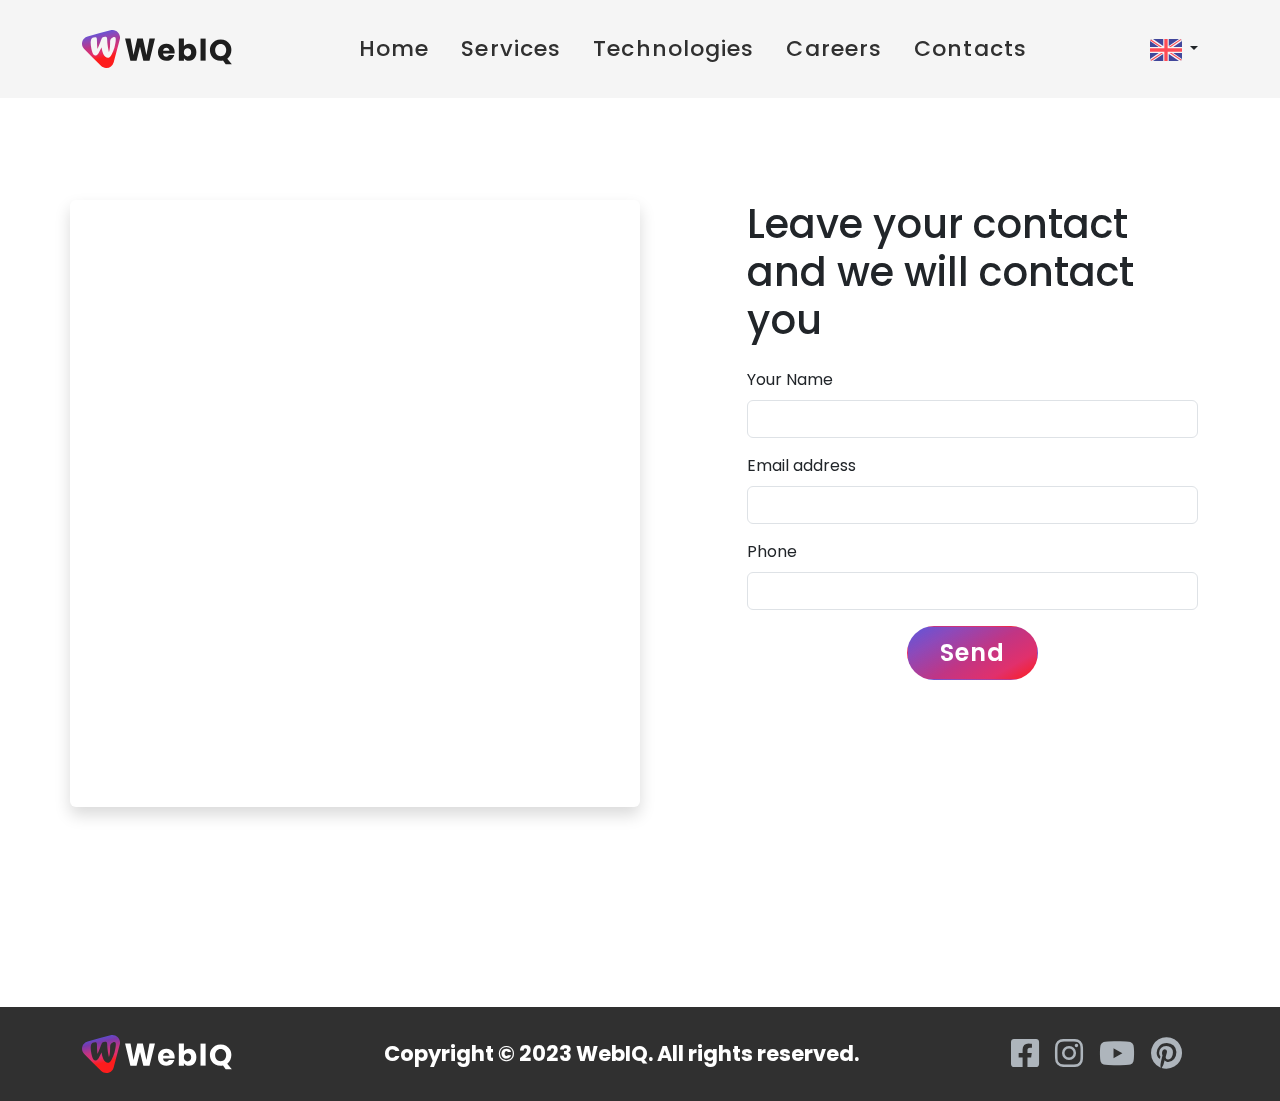
<file: contacts.html>
<!doctype html>
<html lang="ru">
<head>
  <meta charset="utf-8">
  <meta name="viewport" content="width=device-width, initial-scale=1.0"/>
  <meta http-equiv="X-UA-Compatible" content="ie=edge">
  <meta name="theme-color" content="#00CF91">
  <meta name="msapplication-navbutton-color" content="#00CF91">
  <meta name="apple-mobile-web-app-capable" content="yes"/>
  <meta name="apple-mobile-web-app-status-bar-style" content="#00CF91">

  <!--  SUPPORT FAVICON ALL TOUCH-->
  <link rel="icon" type="image/x-icon" href="favicon.ico">
  <link rel="icon" type="image/png" href="favicon.png">
  <link rel="apple-touch-icon" href="android-chrome-192x192.png">
  <meta name="msapplication-config" content="browserconfig.xml"/>

  <script src="js/jquery.min.js"></script>
  <script src="js/bootstrap.bundle.min.js"></script>
  <script src="js/slick.min.js"></script>
  <script src="js/aos.js"></script>
  <script src="js/jquery.pep.js"></script>


  <link rel="stylesheet" href="css/bootstrap.min.css">
  <link rel="stylesheet" href="icons/icons.css">
  <link rel="stylesheet" href="css/slick.css">
  <link href="css/aos.css" rel="stylesheet">
  <link rel="stylesheet" href="css/style.css">

  <title>Contacts</title>
</head>
<body>


<nav>
  <div class="container d-flex justify-content-between align-items-center h-100">
    <a href="/" class="me-3">
      <img src="images/logo-site.svg" alt="Logo site" class="nav-logo" width="947" height="240">
    </a>

    <div class="justify-content-center align-items-center gap-32 h-100 d-none d-lg-flex">
      <a href="index.html" class="nav-item">Home</a>
      <a href="index.html#services" class="nav-item">Services</a>
      <a href="index.html#technology" class="nav-item">Technologies</a>
      <a href="#" class="nav-item">Careers </a>
      <a href="#" class="nav-item">Contacts</a>
    </div>

    <div class="mobile-menu-board">
      <span></span>
      <span></span>
      <span></span>
    </div>


    <div class="dropdown d-none d-lg-block">
      <button class="btn dropdown-toggle pe-0" type="button" data-bs-toggle="dropdown" aria-expanded="false">
        <img src="images/usa.svg" alt="flag-change-page-language" width="32" height="22">
      </button>
      <ul class="dropdown-menu text-center">
        <li>
          <a class="dropdown-item" href="#">
            <img width="32" height="22" src="images/usa.svg" alt="flag-change-page-language">
          </a>
        </li>
        <li>
          <a class="dropdown-item" href="#">
            <img height="22" width="32" src="images/ru.svg" alt="flag-change-page-language">
          </a>
        </li>
        <li>
          <a class="dropdown-item" href="#">
            <img width="32" height="22" src="images/am.svg" alt="flag-change-page-language">
          </a>
        </li>
      </ul>
    </div>
  </div>
</nav>

<div class="mobile-menu">
    <a href="index.html" class="w-100 fs-25 c-black border-bottom d-block text-center py-3">Home</a>
    <a href="index.html#services" class="w-100 fs-25 c-black border-bottom d-block text-center py-3">Services</a>
    <a href="index.html#technology" class="w-100 fs-25 c-black border-bottom d-block text-center py-3">Technologies</a>
    <a href="#" class="w-100 fs-25 c-black border-bottom d-block text-center py-3">Careers </a>
    <a href="#" class="w-100 fs-25 c-black border-bottom d-block text-center py-3">Contacts</a>

  <div class="d-flex justify-content-center align-items-center mt-5">
    <div class="dropdown">
      <button class="btn dropdown-toggle" type="button" data-bs-toggle="dropdown" aria-expanded="false">
        <img src="images/usa.svg" alt="flag-change-page-language">
      </button>
      <ul class="dropdown-menu text-center">
        <li>
          <a class="dropdown-item" href="#">
            <img src="images/usa.svg" alt="flag-change-page-language">
          </a>
        </li>
        <li>
          <a class="dropdown-item" href="#">
            <img src="images/ru.svg" alt="flag-change-page-language">
          </a>
        </li>
        <li>
          <a class="dropdown-item" href="#">
            <img src="images/am.svg" alt="flag-change-page-language">
          </a>
        </li>
      </ul>
    </div>
  </div>
</div>


<div class="overflow-hidden">


  <div class="container contacts">
    <div class="row justify-content-between">
      <div class="col-12 col-lg-6 shadow p-0 rounded-2 overflow-hidden order-2 order-lg-1 mt-5 mt-lg-0">
        <iframe width="100%" height="600" frameborder="0" scrolling="no" marginheight="0" marginwidth="0" id="gmap_canvas" src="https://maps.google.com/maps?width=683&amp;height=600&amp;hl=en&amp;q=Nikoghayos%20Adonts%20Street,%204/3,%20245,%20Yerevan%200021%20+()&amp;t=&amp;z=12&amp;ie=UTF8&amp;iwloc=B&amp;output=embed"></iframe>
      </div>
      <div class="col-12 col-lg-5 order-1 order-lg-2">
        <h1>
          Leave your contact and we will contact you
        </h1>
        <form class="mt-4">
          <div class="mb-3">
            <label for="Your-Name" class="form-label">Your Name</label>
            <input type="email" class="form-control" id="Your-Name">
          </div>
          <div class="mb-3">
            <label for="Email-address" class="form-label">Email address</label>
            <input type="email" class="form-control" id="Email-address">
          </div>
          <div class="mb-3">
            <label for="Phone" class="form-label">Phone</label>
            <input type="text" class="form-control" id="Phone">
          </div>
          <div class="text-center mt-3">
            <button type="submit" class="btn btn-gradient py-2">Send</button>
          </div>
        </form>
      </div>
    </div>
  </div>

  <footer class="w-100 bgc-black d-flex justify-content-center align-items-center minh-94">
    <div class="container d-flex justify-content-between align-items-center flex-column flex-md-row h-100">
      <a href="/" class="mt-4 mt-md-0 mb-4 mb-md-0">
        <img height="240" src="images/logo-site-white.svg" alt="logo site" width="150" style="height: auto">
      </a>
      <p class="fs-21 fw-bold ls-1 c-white mb-4 mb-md-0 text-center text-md-start">
        Copyright © 2023 WebIQ. All rights reserved.
      </p>

      <div class="d-flex justify-content-end align-items-center mb-4 mb-md-0">
        <a href="#" class="fs-2 c-textGrey me-3">
          <i class="fa-brands fa-square-facebook"></i>
        </a>
        <a href="#" class="fs-2 c-textGrey me-3">
          <i class="fa-brands fa-instagram"></i>
        </a>
        <a href="#" class="fs-2 c-textGrey me-3">
          <i class="fa-brands fa-youtube"></i>
        </a>
        <a href="#" class="fs-2 c-textGrey me-3">
          <i class="fa-brands fa-pinterest"></i>
        </a>
      </div>
    </div>
  </footer>
</div>



<script src="js/script.js"></script>
</body>
</html>
</file>
<file: icons/icons.css>
.fa, .fa-brands, .fa-duotone, .fa-light, .fa-regular, .fa-solid, .fa-thin, .fab, .fad, .fal, .far, .fas, .fat {
    -moz-osx-font-smoothing: grayscale;
    -webkit-font-smoothing: antialiased;
    font-style: normal;
    font-variant: normal;
    line-height: 1;
    text-rendering: auto
}


.fa-arrow-right:before {
    content: "\f061"
}

.fa-mobile:before {
    content: "\f3ce"
}

.fa-desktop:before {
    content: "\f390"
}

.fa-code:before {
    content: "\f121"
}

.fa-share-nodes:before {
    content: "\f1e0"
}

.fa-arrow-right:before {
    content: "\f061"
}

.fa-arrow-left:before {
    content: "\f060"
}

.fa-square-facebook:before {
    content: "\f082"
}

.fa-instagram:before {
    content: "\f16d"
}

.fa-youtube:before {
    content: "\f167"
}

.fa-pinterest:before {
    content: "\f0d2"
}
.fa-xmark:before {
    content: "\f00d"
}

.fa-up-right-and-down-left-from-center:before {
    content: "\f424"
}



/*---------------------------------*/


@font-face {
    font-family: "Font Awesome 6 Brands";
    font-style: normal;
    font-weight: 400;
    font-display: block;
    src: url(fontawesome/fa-brands-400.woff2) format("woff2"), url(fontawesome/fa-brands-400.ttf) format("truetype")
}

.fa-brands, .fab {
    font-family: "Font Awesome 6 Brands";
    font-weight: 400
}


:host, :root {
    --fa-font-duotone: normal 900 1em/1 "Font Awesome 6 Duotone"
}

@font-face {
    font-family: "Font Awesome 6 Duotone";
    font-style: normal;
    font-weight: 900;
    font-display: block;
    src: url(fontawesome/fa-duotone-900.woff2) format("woff2"), url(fontawesome/fa-duotone-900.ttf) format("truetype")
}

.fa-duotone, .fad {
    position: relative;
    font-family: "Font Awesome 6 Duotone";
    font-weight: 900;
    letter-spacing: normal
}


:host, :root {
    --fa-font-light: normal 300 1em/1 "Font Awesome 6 Pro"
}

@font-face {
    font-family: "Font Awesome 6 Pro";
    font-style: normal;
    font-weight: 300;
    font-display: block;
    src: url(fontawesome/fa-light-300.woff2) format("woff2"), url(fontawesome/fa-light-300.ttf) format("truetype")
}

.fa-light, .fal {
    font-family: "Font Awesome 6 Pro";
    font-weight: 300
}

:host, :root {
    --fa-font-regular: normal 400 1em/1 "Font Awesome 6 Pro"
}

@font-face {
    font-family: "Font Awesome 6 Pro";
    font-style: normal;
    font-weight: 400;
    font-display: block;
    src: url(fontawesome/fa-regular-400.woff2) format("woff2"), url(fontawesome/fa-regular-400.ttf) format("truetype")
}

.fa-regular, .far {
    font-family: "Font Awesome 6 Pro";
    font-weight: 400
}

:host, :root {
    --fa-font-solid: normal 900 1em/1 "Font Awesome 6 Pro"
}

@font-face {
    font-family: "Font Awesome 6 Pro";
    font-style: normal;
    font-weight: 900;
    font-display: block;
    src: url(fontawesome/fa-solid-900.woff2) format("woff2"), url(fontawesome/fa-solid-900.ttf) format("truetype")
}

.fa-solid, .fas {
    font-family: "Font Awesome 6 Pro";
    font-weight: 900
}

:host, :root {
    --fa-font-thin: normal 100 1em/1 "Font Awesome 6 Pro"
}

@font-face {
    font-family: "Font Awesome 6 Pro";
    font-style: normal;
    font-weight: 100;
    font-display: block;
    src: url(fontawesome/fa-thin-100.woff2) format("woff2"), url(fontawesome/fa-thin-100.ttf) format("truetype")
}

.fa-thin, .fat {
    font-family: "Font Awesome 6 Pro";
    font-weight: 100
}

@font-face {
    font-family: "Font Awesome 5 Brands";
    font-display: block;
    font-weight: 400;
    src: url(fontawesome/fa-brands-400.woff2) format("woff2"), url(fontawesome/fa-brands-400.ttf) format("truetype")
}

@font-face {
    font-family: "Font Awesome 5 Pro";
    font-display: block;
    font-weight: 900;
    src: url(fontawesome/fa-solid-900.woff2) format("woff2"), url(fontawesome/fa-solid-900.ttf) format("truetype")
}

@font-face {
    font-family: "Font Awesome 5 Pro";
    font-display: block;
    font-weight: 400;
    src: url(fontawesome/fa-regular-400.woff2) format("woff2"), url(fontawesome/fa-regular-400.ttf) format("truetype")
}

@font-face {
    font-family: "Font Awesome 5 Pro";
    font-display: block;
    font-weight: 300;
    src: url(fontawesome/fa-light-300.woff2) format("woff2"), url(fontawesome/fa-light-300.ttf) format("truetype")
}

@font-face {
    font-family: "Font Awesome 5 Duotone";
    font-display: block;
    font-weight: 900;
    src: url(fontawesome/fa-duotone-900.woff2) format("woff2"), url(fontawesome/fa-duotone-900.ttf) format("truetype")
}

@font-face {
    font-family: "FontAwesome";
    font-display: block;
    src: url(fontawesome/fa-solid-900.woff2) format("woff2"), url(fontawesome/fa-solid-900.ttf) format("truetype")
}

@font-face {
    font-family: "FontAwesome";
    font-display: block;
    src: url(fontawesome/fa-brands-400.woff2) format("woff2"), url(fontawesome/fa-brands-400.ttf) format("truetype")
}

@font-face {
    font-family: "FontAwesome";
    font-display: block;
    src: url(fontawesome/fa-regular-400.woff2) format("woff2"), url(fontawesome/fa-regular-400.ttf) format("truetype");
    unicode-range: u+f003, u+f006, u+f014, u+f016-f017, u+f01a-f01b, u+f01d, u+f022, u+f03e, u+f044, u+f046, u+f05c-f05d, u+f06e, u+f070, u+f087-f088, u+f08a, u+f094, u+f096-f097, u+f09d, u+f0a0, u+f0a2, u+f0a4-f0a7, u+f0c5, u+f0c7, u+f0e5-f0e6, u+f0eb, u+f0f6-f0f8, u+f10c, u+f114-f115, u+f118-f11a, u+f11c-f11d, u+f133, u+f147, u+f14e, u+f150-f152, u+f185-f186, u+f18e, u+f190-f192, u+f196, u+f1c1-f1c9, u+f1d9, u+f1db, u+f1e3, u+f1ea, u+f1f7, u+f1f9, u+f20a, u+f247-f248, u+f24a, u+f24d, u+f255-f25b, u+f25d, u+f271-f274, u+f278, u+f27b, u+f28c, u+f28e, u+f29c, u+f2b5, u+f2b7, u+f2ba, u+f2bc, u+f2be, u+f2c0-f2c1, u+f2c3, u+f2d0, u+f2d2, u+f2d4, u+f2dc
}

@font-face {
    font-family: "FontAwesome";
    font-display: block;
    src: url(fontawesome/fa-v4compatibility.woff2) format("woff2"), url(fontawesome/fa-v4compatibility.ttf) format("truetype");
    unicode-range: u+f041, u+f047, u+f065-f066, u+f07d-f07e, u+f080, u+f08b, u+f08e, u+f090, u+f09a, u+f0ac, u+f0ae, u+f0b2, u+f0d0, u+f0d6, u+f0e4, u+f0ec, u+f10a-f10b, u+f123, u+f13e, u+f148-f149, u+f14c, u+f156, u+f15e, u+f160-f161, u+f163, u+f175-f178, u+f195, u+f1f8, u+f219, u+f27a
}
</file>
<file: css/style.css>
@import url("https://fonts.googleapis.com/css2?family=Poppins:wght@300;500;600;700&display=swap");
::-webkit-scrollbar {
  width: 5px;
  height: 8px;
  border-radius: 5px;
}

/* Track */
::-webkit-scrollbar-track {
  background: white;
}

/* Handle */
::-webkit-scrollbar-thumb {
  background: linear-gradient(172deg, rgba(88, 81, 219, 0.97) 0%, rgba(131, 58, 180, 0.92) 23.08%, #C13584 53.01%, #E1306C 78.13%, #FD1D1D 100%);
}

/* Handle on hover */
::-webkit-scrollbar-thumb:hover {
  background: linear-gradient(172deg, rgba(88, 81, 219, 0.97), #C13584 53.01%, #E1306C 78.13%, #FD1D1D 100%);
}

* {
  margin: 0;
  padding: 0;
  text-decoration: none;
  box-sizing: border-box;
  font-family: "Poppins", sans-serif;
}

a {
  text-decoration: none;
}

@media (max-width: 1024px) {
  html {
    font-size: 15px;
  }
}
@media (max-width: 992px) {
  html {
    font-size: 14px;
  }
}
@media (max-width: 768px) {
  html {
    font-size: 13px;
  }
}
nav {
  width: 100%;
  height: 6.125rem;
  background: rgba(244, 244, 244, 0.8901960784);
  position: fixed;
  top: 0;
  left: 0;
  z-index: 10;
  backdrop-filter: blur(10px);
  padding: 0 0.375rem;
}
@media (min-width: 992px) {
  nav {
    padding: 0 4.375rem;
  }
}
nav .nav-logo {
  width: 9.375rem;
}
nav .nav-item {
  color: #303030;
  font-size: 1.375rem;
  font-weight: 500;
  letter-spacing: 1.1px;
  height: 100%;
  border-bottom: 1px solid rgba(0, 0, 0, 0);
  transition: 0.3s;
  display: flex;
  justify-content: center;
  align-items: center;
  background: linear-gradient(172deg, rgba(0, 0, 0, 0), rgba(0, 0, 0, 0), rgba(0, 0, 0, 0), rgba(0, 0, 0, 0), rgba(0, 0, 0, 0));
}
nav .nav-item:hover {
  background: linear-gradient(172deg, rgba(88, 81, 219, 0.97) 0%, rgba(131, 58, 180, 0.92) 23.08%, #C13584 53.01%, #E1306C 78.13%, #FD1D1D 100%);
  -webkit-background-clip: text;
  -webkit-text-fill-color: transparent;
  border-bottom: 1px solid #C13584;
}

.dropdown-toggle {
  outline: none !important;
  border: 0 !important;
}

.dropdown-menu {
  min-width: auto !important;
}

.mobile-menu {
  width: 100%;
  height: calc(100vh - 6.125rem);
  position: fixed;
  top: 6.125rem;
  left: 0;
  background: rgba(244, 244, 244, 0.8901960784);
  backdrop-filter: blur(10px);
  z-index: 10;
  transform: translateX(-100%);
  opacity: 0;
  transition: 0.3s;
}
.mobile-menu.active {
  transform: translateX(0);
  opacity: 1;
}

.def-image {
  width: 100%;
  height: auto;
}

.btn-gradient {
  padding: 0.875rem 2rem;
  border-radius: 2.375rem;
  background: linear-gradient(150deg, rgba(88, 81, 219, 0.97) 0%, rgba(131, 58, 180, 0.92) 23.08%, #C13584 53.01%, #E1306C 78.13%, #FD1D1D 100%);
  color: #FFF;
  font-size: 1.5rem;
  font-weight: 600;
  letter-spacing: 0.075rem;
  transition: 0.3s;
  background-size: 100%;
}
.btn-gradient:hover {
  background: linear-gradient(150deg, rgba(88, 81, 219, 0.97) 0%, rgba(131, 58, 180, 0.92) 23.08%, #C13584 53.01%, #E1306C 78.13%);
  color: #fff;
  background-size: 300%;
}

.header {
  margin-top: calc(6.125rem + 3.1875rem);
  padding-bottom: 4.6875rem;
}
.header-title {
  color: #303030;
  font-size: 5rem;
  font-weight: 600;
  letter-spacing: -0.15rem;
  width: 26.0625rem;
}
@media (max-width: 767px) {
  .header-title {
    width: 100%;
  }
}
.header-title .shape {
  position: relative;
  transform-origin: bottom;
  transform: translate(0, 0) rotate(0) scaleY(1);
  animation: shapeWord 2s linear;
  text-align: center;
  padding: 4px;
  margin-top: 10px;
  display: inline-flex;
  justify-content: center;
  align-items: center;
  border-radius: 5px;
  background: linear-gradient(180deg, rgba(88, 81, 219, 0.97) 0%, rgba(131, 58, 180, 0.92) 23.08%, #C13584 53.01%, #E1306C 78.13%);
}
.header-title .shape:before {
  content: "";
  position: absolute;
  left: 5px;
  top: 5px;
  width: calc(100% - 10px);
  height: calc(100% - 10px);
  background: #fff;
  border-radius: 5px;
}
.header-title .shape-text {
  width: 100%;
  height: 100%;
  transform: rotate(359deg);
  background-size: 100%;
  -webkit-text-fill-color: transparent;
  background: linear-gradient(180deg, rgba(88, 81, 219, 0.97) 0%, rgba(131, 58, 180, 0.92) 23.08%, #C13584 53.01%, #E1306C 78.13%) repeat;
  -webkit-background-clip: text;
  -webkit-text-stroke: 4px transparent;
  display: inline-block;
  padding-right: 5px;
  margin: 0 20px;
}
.header-subtitle {
  color: rgba(30, 30, 30, 0.72);
  font-size: 1.5rem;
  font-weight: 400;
  letter-spacing: -0.045rem;
  margin-bottom: 4.375rem;
}
@media (max-width: 767px) {
  .header-subtitle {
    width: 100%;
  }
}

@keyframes shapeWord {
  0% {
    transform: translate(-50px, -215px) rotate(0);
    animation-timing-function: ease-in;
  }
  18% {
    transform: translate(0, 0) rotate(20deg) scaleY(0.7);
    animation-timing-function: ease-out;
  }
  30% {
    transform: translate(-30px, -100px) rotate(10deg) scaleY(1);
    animation-timing-function: ease-in;
  }
  45% {
    transform: translate(-20px, 0px) rotate(-20deg) scaleY(0.8);
    animation-timing-function: ease-out;
  }
  80% {
    transform: translate(0, -70px) rotate(0) scaleY(1);
    animation-timing-function: ease-in;
  }
  89% {
    transform: translate(0, 0) rotate(0) scaleY(0.8);
    animation-timing-function: ease-out;
  }
  100% {
    transform: translate(0, 0) rotate(0) scaleY(1);
    animation-timing-function: ease-in;
  }
}
.services {
  background: #FAFAFA;
}

.section-title {
  color: #303030;
  text-align: center;
  font-size: 2.5rem;
  font-weight: 600;
}

.section-subtitle {
  color: #303030;
  text-align: center;
  font-size: 1.25rem;
  font-weight: 400;
  line-height: 159.5%; /* 31.9px */
  letter-spacing: 0.2px;
}

.gradient-card {
  width: 100%;
  height: 100%;
  padding: 2px;
  border-radius: 2.1875rem;
  background: #FFF;
  box-shadow: 1.875rem 4.625rem 8.375rem 0 rgba(0, 0, 0, 0.08);
  background: linear-gradient(172deg, rgba(88, 81, 219, 0.97) 0%, rgba(131, 58, 180, 0.92) 23.08%, #C13584 53.01%, #E1306C 78.13%, #FD1D1D 100%);
  overflow: hidden;
  background-size: 100%;
}
.gradient-card:hover {
  background-size: 500%;
}
.gradient-card:hover .gradient-card-running-line {
  animation-play-state: running !important;
}
.gradient-card-image {
  width: 100%;
  height: 9.375rem;
  margin-bottom: 1.25rem;
  border-radius: 1.4375rem;
  object-fit: cover;
  background-position: center;
  background-repeat: no-repeat;
  background-size: 100%;
  transition: 0.3s;
}
.gradient-card-body {
  width: 100%;
  min-height: 100%;
  background: #fff;
  border-radius: 2.0625rem;
  padding: 1.375rem;
  overflow: hidden;
}
.gradient-card-running-line {
  white-space: nowrap;
}
.gradient-card-running-line span {
  font-size: 10.625rem;
  text-transform: uppercase;
  font-weight: 700;
  color: #fff;
  text-shadow: 0 0 2px black;
  transform: translateX(6.9375rem);
  background: linear-gradient(180deg, rgba(88, 81, 219, 0.97) 0%, rgba(131, 58, 180, 0.92) 23.08%, #C13584 53.01%, #E1306C 78.13%);
  -webkit-background-clip: text;
  -webkit-text-stroke: 4px transparent;
}
.gradient-card-title {
  color: #303030;
  font-size: 1.5rem;
  font-weight: 600;
  margin-bottom: 0.75rem;
}
.gradient-card-subtitle {
  color: #303030;
  font-size: 12px;
  font-weight: 600;
  margin-bottom: 12px;
}
.gradient-card-list {
  color: #303030;
  font-size: 12px;
  font-weight: 600;
  padding-left: 22px;
}

@keyframes gradient-card-line {
  0% {
    transform: translateX(111px);
  }
  50% {
    transform: translateX(-100%);
  }
  100% {
    transform: translateX(111px);
  }
}
.table-tooltip {
  width: 3.5rem;
  height: 3.125rem;
  border-radius: 6px;
  background: rgba(131, 58, 180, 0.88);
  display: flex;
  justify-content: center;
  align-items: center;
  position: relative;
  color: #fff;
  font-size: 1.25rem;
}
.table-tooltip:after {
  content: "";
  position: absolute;
  right: -0.5rem;
  top: 50%;
  transform: translateY(-50%);
  background: url("../images/arow-right.svg") no-repeat center;
  height: 1rem;
  width: 0.5rem;
}
@media (max-width: 991px) {
  .table-tooltip:after {
    top: unset;
    transform: rotate(90deg) translateY(0);
    left: 46%;
    bottom: -10px;
  }
}

.border {
  border: 0.5px solid var(--color-split, rgba(0, 0, 0, 0.06)) !important;
}

.border-right {
  border-right: 0.5px solid var(--color-split, rgba(0, 0, 0, 0.06)) !important;
}
@media (max-width: 991px) {
  .border-right {
    border-right: 0 !important;
  }
}

.our-projects .gradient-card {
  transition: 0.3s;
  transform: scale(1);
}
.our-projects .gradient-card:hover {
  transform: scale(1.02);
}
.our-projects .gradient-card:hover .gradient-card-image {
  background-size: 105%;
}

.note {
  border-radius: 8px;
  background: #E9E9E9;
  padding: 5.64px 12.23px 8.33px 12px;
  color: #000;
  font-size: 0.875rem;
  font-weight: 700;
  line-height: 1.125rem; /* 128.571% */
  text-transform: uppercase;
}

.slick-prev, .slick-next {
  display: none !important;
}

.feedback .gradient-card {
  box-shadow: none;
}

.mobile-menu-board {
  width: 30px;
  height: 40px;
  display: none;
  -webkit-box-pack: center;
  -ms-flex-pack: center;
  justify-content: center;
  -webkit-box-align: center;
  -ms-flex-align: center;
  align-items: center;
  -webkit-box-orient: vertical;
  -webkit-box-direction: normal;
  -ms-flex-direction: column;
  flex-direction: column;
}

@media (max-width: 991px) {
  .mobile-menu-board {
    display: -webkit-box;
    display: -ms-flexbox;
    display: flex;
  }
}
.mobile-menu-board.active span:nth-of-type(1) {
  -webkit-transform: rotate(45deg);
  transform: rotate(45deg);
  top: 10px;
}

.mobile-menu-board.active span:nth-of-type(2) {
  opacity: 0;
}

.mobile-menu-board.active span:nth-of-type(3) {
  -webkit-transform: rotate(-45deg);
  transform: rotate(-45deg);
  top: -10px;
}

.mobile-menu-board span {
  -webkit-transition: 0.3s;
  transition: 0.3s;
  width: 100%;
  height: 2px;
  border-radius: 3px;
  margin-bottom: 8px;
  background-color: #000000;
  position: relative;
}

.mobile-menu-board span:last-child {
  margin: 0;
}

.mobile-menu-board span:nth-of-type(1) {
  -webkit-transform: rotate(0);
  transform: rotate(0);
  top: 0;
}

.mobile-menu-board span:nth-of-type(2) {
  opacity: 1;
}

.mobile-menu-board span:nth-of-type(3) {
  -webkit-transform: rotate(0);
  transform: rotate(0);
  top: 0;
}

.sales {
  position: relative;
}

.sale-card {
  width: 100%;
  height: 500px;
  border-radius: 35px;
  background: var(--linear-pr-color, linear-gradient(172deg, rgba(88, 81, 219, 0.97) 0%, rgba(131, 58, 180, 0.92) 23.08%, #C13584 53.01%, #E1306C 78.13%, #FD1D1D 100%));
  box-shadow: 30px 74px 134px 0 rgba(0, 0, 0, 0.08);
  position: relative;
  overflow: hidden;
}
@media (max-width: 350px) {
  .sale-card {
    height: 400px;
  }
}
.sale-card img {
  position: absolute;
  width: 90%;
  left: -30px;
  top: 35px;
}

.panda-anim {
  width: 180px;
  height: 240px;
  position: fixed !important;
  background-size: contain;
  background-repeat: no-repeat;
  background-position: center;
  top: 300px;
  right: 50px;
  z-index: 1000;
  transition: unset !important;
  cursor: grab;
}
.panda-anim.message-right .panda-anim-message {
  left: 45% !important;
  border-radius: 20px 0 20px 0 !important;
}
.panda-anim.close {
  width: 50px;
  height: 100px;
  cursor: pointer !important;
}
.panda-anim.close .panda-anim-message {
  border-radius: 0 20px 0 20px;
  left: -150%;
  width: 108px;
  height: 62px;
  padding: 20px 15px 20px 15px;
}
.panda-anim.close .panda-anim-message .panda-anim-message-body {
  font-size: 11px;
}
.panda-anim.close .panda-anim-message:before {
  width: 20px;
  height: 20px;
}
@media (max-width: 768px) {
  .panda-anim {
    width: 100px;
    height: 165px;
  }
}
.panda-anim:active {
  cursor: grabbing;
}
.panda-anim.start-speak .panda-anim-message {
  display: block;
}
.panda-anim-message {
  position: absolute;
  bottom: 100%;
  left: -120%;
  background: #fff;
  border-radius: 0 50px 0 50px;
  width: 300px;
  height: 170px;
  box-shadow: 0 0 15px #d7d7d7;
  padding: 50px 15px 30px 15px;
  font-size: 14px;
  display: none;
  cursor: default !important;
}
@media (max-width: 768px) {
  .panda-anim-message {
    border-radius: 0 20px 0 20px;
    left: -150%;
    width: 185px;
    height: 100px;
    padding: 20px 15px 20px 15px;
  }
}
.panda-anim-message-body {
  overflow: auto;
  font-size: 14px;
  height: 100%;
}
@media (max-width: 768px) {
  .panda-anim-message-body {
    font-size: 11px;
  }
}
.panda-anim-message-body::-webkit-scrollbar {
  width: 2px;
  height: 8px;
  border-radius: 5px;
}
.panda-anim-message-body:after {
  content: " |";
  transition: 0.3s;
  opacity: 0;
  animation: spaceKey 0.8s infinite;
}
.panda-anim-message:before {
  content: "";
  width: 70px;
  height: 70px;
  background: url(../images/panda-message.svg) no-repeat center;
  background-size: cover;
  display: block;
  position: absolute;
  left: 50%;
  top: 0;
  transform: translate(-50%, -50%);
}
@media (max-width: 768px) {
  .panda-anim-message:before {
    width: 30px;
    height: 30px;
  }
}

@keyframes spaceKey {
  0% {
    opacity: 0;
  }
  50% {
    opacity: 1;
  }
}
.h-100 {
  height: 6.25rem;
}

.gap-32 {
  gap: 2rem;
}

.pe-0 {
  padding-right: 0;
}

.w-100 {
  width: 6.25rem;
}

.fs-25 {
  font-size: 1.5625rem;
}

.c-black {
  color: #303030;
}

.mt-50 {
  margin-top: 3.125rem;
}

.pt-50 {
  padding-top: 3.125rem;
}

.pb-50 {
  padding-bottom: 3.125rem;
}

.mb-32 {
  margin-bottom: 2rem;
}

.minh-109 {
  min-height: 6.8125rem;
}

.br-8 {
  border-radius: 0.5rem;
}

.ps-20 {
  padding-left: 1.25rem;
}

.fs-20 {
  font-size: 1.25rem;
}

.fw-600 {
  font-weight: 600;
}

.pt-70 {
  padding-top: 4.375rem;
}

.pb-70 {
  padding-bottom: 4.375rem;
}

.mb-42 {
  margin-bottom: 2.625rem;
}

.lh-31 {
  line-height: 1.9375rem;
}

.w-40 {
  width: 2.5rem;
}

.h-25 {
  height: 1.5625rem;
}

.mh-25 {
  max-height: 1.5625rem;
}

.br-20 {
  border-radius: 1.25rem;
}

.bgc-purple {
  background-color: #833AB4;
}

.fs-14 {
  font-size: 0.875rem;
}

.mb-18 {
  margin-bottom: 1.125rem;
}

.c-white {
  color: #FFFFFF;
}

.mt-80 {
  margin-top: 5rem;
}

.mt-30 {
  margin-top: 1.875rem;
}

.me-20 {
  margin-right: 1.25rem;
}

.mt-18 {
  margin-top: 1.125rem;
}

.mt-100 {
  margin-top: 6.25rem;
}

.mt-32 {
  margin-top: 2rem;
}

.pt-60 {
  padding-top: 3.75rem;
}

.pb-60 {
  padding-bottom: 3.75rem;
}

.fs-40 {
  font-size: 2.5rem;
}

.mw-980 {
  max-width: 61.25rem;
}

.mt-72 {
  margin-top: 4.5rem;
}

.pt-83 {
  padding-top: 5.1875rem;
}

.fs-64 {
  font-size: 4rem;
}

.fw-300 {
  font-weight: 300;
}

.lh-37 {
  line-height: 2.3125rem;
}

.mt-36 {
  margin-top: 2.25rem;
}

.mb-0 {
  margin-bottom: 0;
}

.mt-15 {
  margin-top: 0.9375rem;
}

.bgc-pink {
  background-color: #C13584;
}

.h-40 {
  height: 2.5rem;
}

.fs-24 {
  font-size: 1.5rem;
}

.lh-36 {
  line-height: 2.25rem;
}

.mt-68 {
  margin-top: 4.25rem;
}

.fs-18 {
  font-size: 1.125rem;
}

.lh-28 {
  line-height: 1.75rem;
}

.ms-12 {
  margin-left: 0.75rem;
}

.fs-50 {
  font-size: 3.125rem;
}

.fs-23 {
  font-size: 1.4375rem;
}

.bgc-black {
  background-color: #303030;
}

.minh-94 {
  min-height: 5.875rem;
}

.fs-21 {
  font-size: 1.3125rem;
}

.fw-bold {
  font-weight: bold;
}

.c-textGrey {
  color: #AEB5BC;
}

@media (min-width: 768px) {
  .colPercent-md-45 {
    width: 45%;
  }
}
@media (min-width: 768px) {
  .colPercent-md-55 {
    width: 55%;
  }
}
@media (min-width: 768px) {
  .mt-md-0 {
    margin-top: 0;
  }
}
@media (min-width: 992px) {
  .mb-lg-0 {
    margin-bottom: 0;
  }
}
@media (min-width: 992px) {
  .h-lg-90 {
    height: 5.625rem !important;
  }
}
@media (min-width: 992px) {
  .pt-lg-0 {
    padding-top: 0;
  }
}
@media (min-width: 576px) {
  .me-sm-3 {
    margin-right: 0.1875rem;
  }
}
@media (min-width: 992px) {
  .me-lg-0 {
    margin-right: 0;
  }
}
@media (min-width: 768px) {
  .pe-md-100 {
    padding-right: 6.25rem;
  }
}
@media (min-width: 768px) {
  .mt-md-86 {
    margin-top: 5.375rem;
  }
}
@media (min-width: 768px) {
  .pt-md-100 {
    padding-top: 6.25rem;
  }
}
@media (min-width: 768px) {
  .pb-md-100 {
    padding-bottom: 6.25rem;
  }
}
@media (min-width: 576px) {
  .fs-sm-60 {
    font-size: 3.75rem;
  }
}
@media (min-width: 768px) {
  .fs-md-80 {
    font-size: 5rem;
  }
}
@media (min-width: 992px) {
  .fs-lg-100 {
    font-size: 6.25rem;
  }
}
@media (min-width: 768px) {
  .mb-md-0 {
    margin-bottom: 0;
  }
}
@media (min-width: 768px) {
  .fs-md-60 {
    font-size: 3.75rem;
  }
}
@media (min-width: 768px) {
  .fs-md-30 {
    font-size: 1.875rem;
  }
}
.hover-bgc-pink:hover {
  background-color: #C13584;
}

.contacts {
  margin-top: 12.5rem;
  margin-bottom: 12.5rem;
}

.accordion-item {
  border: 0;
  margin-bottom: 10px;
}

.accordion-body {
  padding: var(--bs-accordion-body-padding-y) var(--bs-accordion-body-padding-x);
  background: whitesmoke;
  width: 99%;
  border-radius: 0 0 10px 10px;
  margin: 0 auto;
}

.accordion-button {
  border-radius: 10px !important;
  color: #fff !important;
  padding: 25px 15px;
  background-size: 100%;
  background: linear-gradient(150deg, rgba(88, 81, 219, 0.97) 0%, rgba(131, 58, 180, 0.92) 23.08%, #C13584 53.01%, #E1306C 78.13%, #FD1D1D 100%) center;
  transition: 0.3s;
}
.accordion-button:hover {
  background-size: 150%;
}

.header-faq {
  width: 100%;
  height: 37.5rem;
  background: url("../images/faq-header.jpg") no-repeat fixed 0 120%;
  background-size: cover;
  border-radius: 0 0 1.875rem 1.875rem;
  margin-bottom: 5.25rem;
  position: relative;
  overflow: hidden;
  display: flex;
  justify-content: center;
  align-items: center;
  padding-top: 10.25rem;
}
@media (max-width: 768px) {
  .header-faq {
    height: 28.5rem;
  }
}
.header-faq:before {
  content: "";
  width: 100%;
  height: 100%;
  position: absolute;
  left: 0;
  top: 0;
  background: rgba(0, 0, 0, 0.6588235294);
  backdrop-filter: blur(3px);
  z-index: 0;
}
.header-faq-title {
  font-size: 3.125rem;
  color: #fff;
  position: relative;
  font-weight: 700;
  text-transform: uppercase;
  width: 100%;
  max-width: 31.25rem;
  text-align: center;
}
@media (max-width: 768px) {
  .header-faq-title {
    font-size: 2.125rem;
  }
}

.faq__title {
  text-align: center;
  max-width: 30rem;
  margin: 0 auto 3rem;
  text-transform: uppercase;
  font-weight: 700;
}

/*# sourceMappingURL=style.css.map */
</file>
